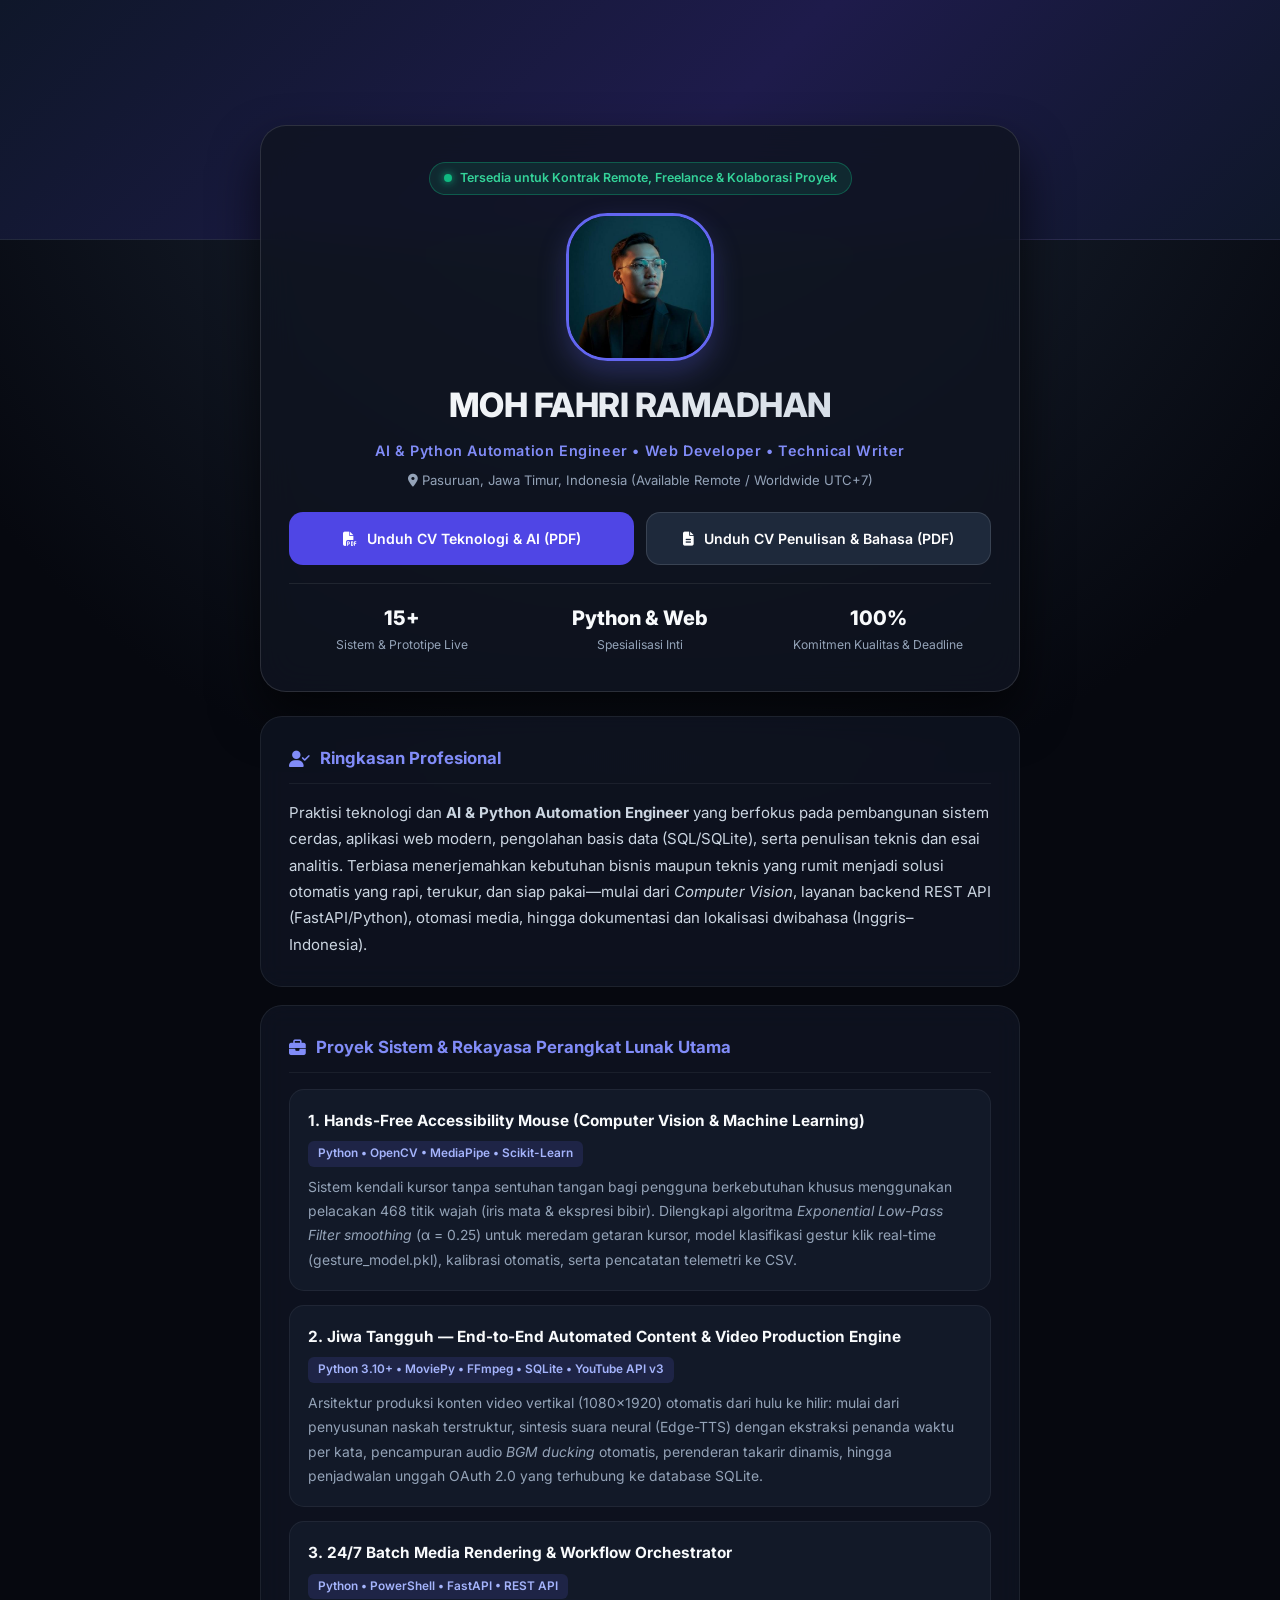
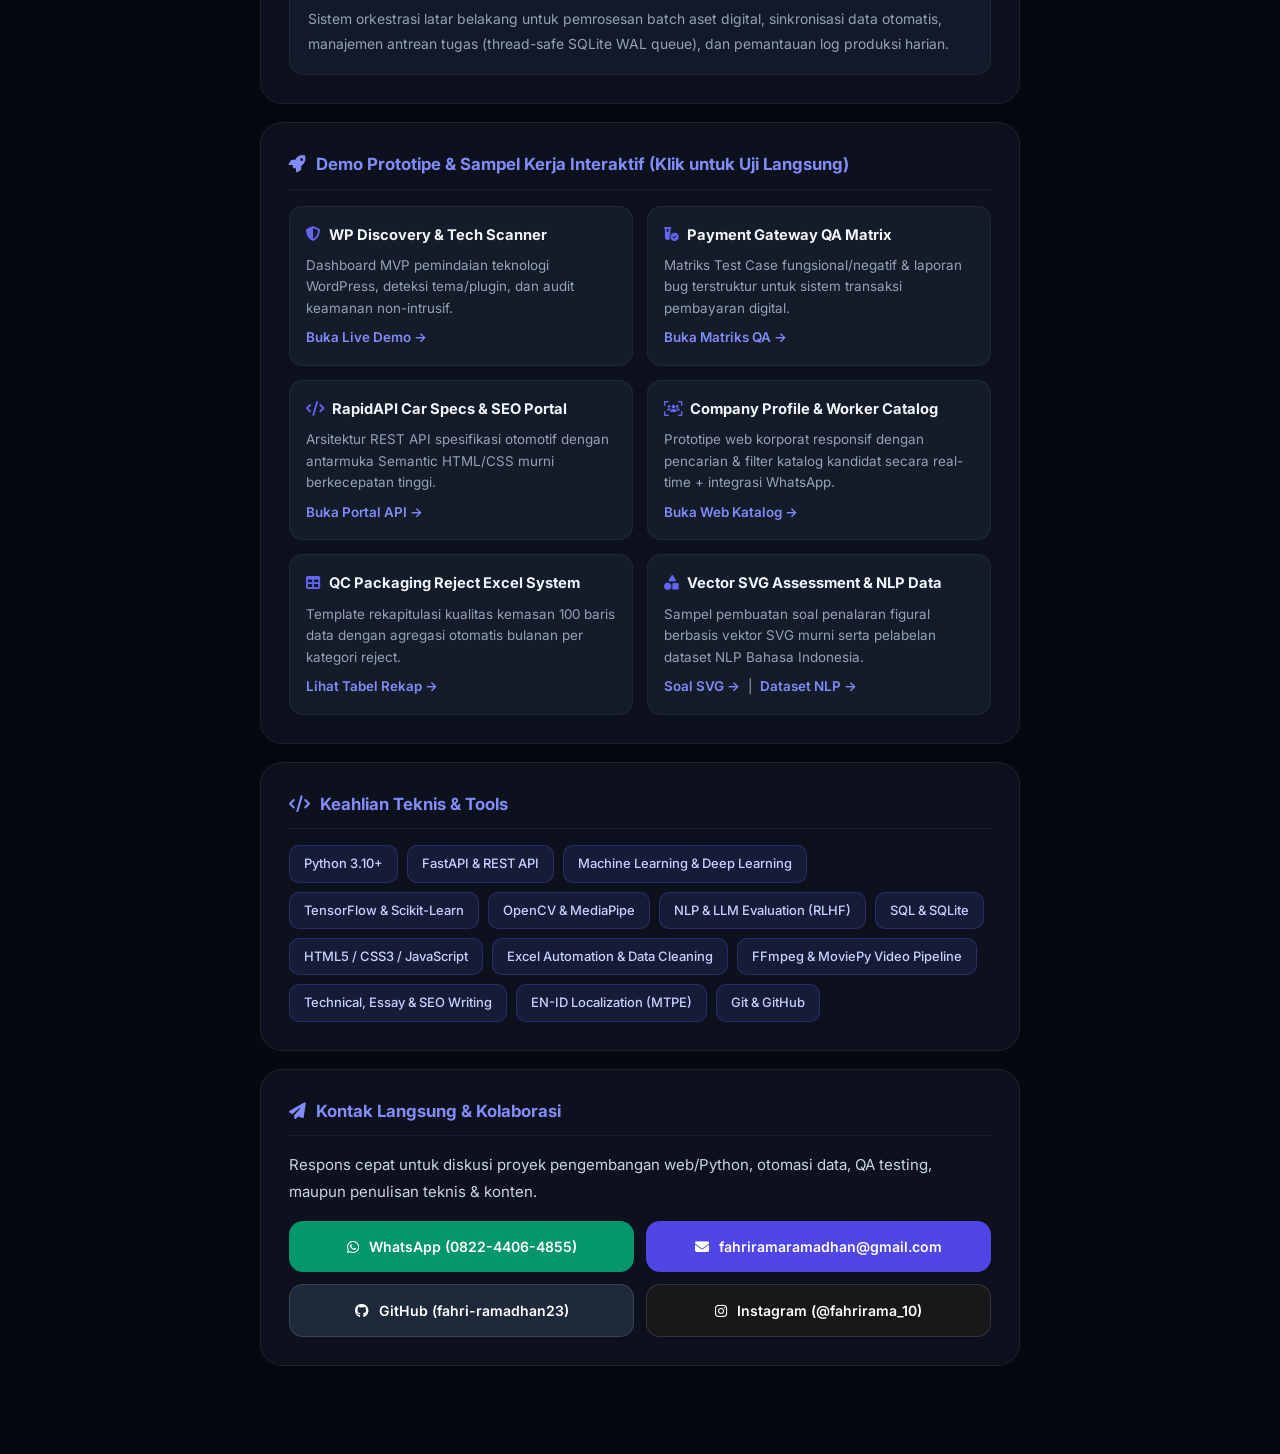
<file: index.html>
<!DOCTYPE html>
<html lang="id">
<head>
    <meta charset="UTF-8">
    <meta name="viewport" content="width=device-width, initial-scale=1.0">
    <title>Moh Fahri Ramadhan | AI & Python Automation Engineer • Web Developer • Technical Writer</title>
    <meta name="description" content="Portofolio Resmi Moh Fahri Ramadhan — AI Engineer, Python Automation Specialist, Full-Stack Web Developer, dan Technical Content Creator.">
    <link rel="stylesheet" href="style.css">
    <link rel="stylesheet" href="https://cdnjs.cloudflare.com/ajax/libs/font-awesome/6.4.0/css/all.min.css">
    <link href="https://fonts.googleapis.com/css2?family=Inter:wght@400;500;600;700;800&display=swap" rel="stylesheet">
</head>
<body>

    <div class="header-banner">
        <div class="banner-overlay"></div>
    </div>

    <div class="container">
        <!-- PROFILE CARD -->
        <div class="profile-card">
            <div class="status-pill"><span class="dot"></span> Tersedia untuk Kontrak Remote, Freelance & Kolaborasi Proyek</div>
            <img src="profile.jpg" alt="Moh Fahri Ramadhan" class="profile-img">
            <h1>MOH FAHRI RAMADHAN</h1>
            <p class="tagline">AI & Python Automation Engineer • Web Developer • Technical Writer</p>
            <p class="location-text"><i class="fas fa-map-marker-alt"></i> Pasuruan, Jawa Timur, Indonesia (Available Remote / Worldwide UTC+7)</p>

            <div class="contact-grid" style="margin: 16px 0 18px 0;">
                <a href="files/CV_Fahri_Ramadhan_Teknologi_dan_AI.pdf" target="_blank" class="contact-btn mail">
                    <i class="fas fa-file-pdf"></i> Unduh CV Teknologi & AI (PDF)
                </a>
                <a href="files/CV_Fahri_Ramadhan_Penulisan_dan_Translator.pdf" target="_blank" class="contact-btn github">
                    <i class="fas fa-file-lines"></i> Unduh CV Penulisan & Bahasa (PDF)
                </a>
            </div>

            <div class="quick-stats">
                <div class="stat-item">
                    <span class="stat-num">15+</span>
                    <span class="stat-label">Sistem & Prototipe Live</span>
                </div>
                <div class="stat-item">
                    <span class="stat-num">Python & Web</span>
                    <span class="stat-label">Spesialisasi Inti</span>
                </div>
                <div class="stat-item">
                    <span class="stat-num">100%</span>
                    <span class="stat-label">Komitmen Kualitas & Deadline</span>
                </div>
            </div>
        </div>

        <!-- TENTANG SAYA -->
        <section class="content-section">
            <h3><i class="fas fa-user-check"></i> Ringkasan Profesional</h3>
            <p>
                Praktisi teknologi dan <strong>AI & Python Automation Engineer</strong> yang berfokus pada pembangunan sistem cerdas, aplikasi web modern, pengolahan basis data (SQL/SQLite), serta penulisan teknis dan esai analitis. Terbiasa menerjemahkan kebutuhan bisnis maupun teknis yang rumit menjadi solusi otomatis yang rapi, terukur, dan siap pakai—mulai dari <em>Computer Vision</em>, layanan backend REST API (FastAPI/Python), otomasi media, hingga dokumentasi dan lokalisasi dwibahasa (Inggris–Indonesia).
            </p>
        </section>

        <!-- PROYEK UNGGULAN NYATA -->
        <section class="content-section">
            <h3><i class="fas fa-briefcase"></i> Proyek Sistem & Rekayasa Perangkat Lunak Utama</h3>

            <div class="project-item">
                <div class="project-header">
                    <h4>1. Hands-Free Accessibility Mouse (Computer Vision & Machine Learning)</h4>
                    <span class="project-tag">Python • OpenCV • MediaPipe • Scikit-Learn</span>
                </div>
                <p>
                    Sistem kendali kursor tanpa sentuhan tangan bagi pengguna berkebutuhan khusus menggunakan pelacakan 468 titik wajah (iris mata & ekspresi bibir). Dilengkapi algoritma <em>Exponential Low-Pass Filter smoothing</em> (&alpha; = 0.25) untuk meredam getaran kursor, model klasifikasi gestur klik real-time (<code>gesture_model.pkl</code>), kalibrasi otomatis, serta pencatatan telemetri ke CSV.
                </p>
            </div>

            <div class="project-item">
                <div class="project-header">
                    <h4>2. Jiwa Tangguh — End-to-End Automated Content & Video Production Engine</h4>
                    <span class="project-tag">Python 3.10+ • MoviePy • FFmpeg • SQLite • YouTube API v3</span>
                </div>
                <p>
                    Arsitektur produksi konten video vertikal (1080x1920) otomatis dari hulu ke hilir: mulai dari penyusunan naskah terstruktur, sintesis suara neural (Edge-TTS) dengan ekstraksi penanda waktu per kata, pencampuran audio <em>BGM ducking</em> otomatis, perenderan takarir dinamis, hingga penjadwalan unggah OAuth 2.0 yang terhubung ke database SQLite.
                </p>
            </div>

            <div class="project-item">
                <div class="project-header">
                    <h4>3. 24/7 Batch Media Rendering & Workflow Orchestrator</h4>
                    <span class="project-tag">Python • PowerShell • FastAPI • REST API</span>
                </div>
                <p>
                    Sistem orkestrasi latar belakang untuk pemrosesan batch aset digital, sinkronisasi data otomatis, manajemen antrean tugas (thread-safe SQLite WAL queue), dan pemantauan log produksi harian.
                </p>
            </div>
        </section>

        <!-- LIVE INTERACTIVE DEMOS -->
        <section class="content-section">
            <h3><i class="fas fa-rocket"></i> Demo Prototipe & Sampel Kerja Interaktif (Klik untuk Uji Langsung)</h3>
            <div class="service-cards">
                <div class="service-card">
                    <h4><i class="fas fa-shield-halved"></i> WP Discovery & Tech Scanner</h4>
                    <p>Dashboard MVP pemindaian teknologi WordPress, deteksi tema/plugin, dan audit keamanan non-intrusif.</p>
                    <p style="margin-top:8px;"><a href="demos/wp_scanner_dashboard.html" target="_blank" style="color:#818cf8;font-weight:600;text-decoration:none;">Buka Live Demo &rarr;</a></p>
                </div>
                <div class="service-card">
                    <h4><i class="fas fa-vial-circle-check"></i> Payment Gateway QA Matrix</h4>
                    <p>Matriks Test Case fungsional/negatif & laporan bug terstruktur untuk sistem transaksi pembayaran digital.</p>
                    <p style="margin-top:8px;"><a href="demos/qa_coolpay_report.html" target="_blank" style="color:#818cf8;font-weight:600;text-decoration:none;">Buka Matriks QA &rarr;</a></p>
                </div>
                <div class="service-card">
                    <h4><i class="fas fa-code"></i> RapidAPI Car Specs & SEO Portal</h4>
                    <p>Arsitektur REST API spesifikasi otomotif dengan antarmuka Semantic HTML/CSS murni berkecepatan tinggi.</p>
                    <p style="margin-top:8px;"><a href="demos/car_spec_api_portal.html" target="_blank" style="color:#818cf8;font-weight:600;text-decoration:none;">Buka Portal API &rarr;</a></p>
                </div>
                <div class="service-card">
                    <h4><i class="fas fa-users-viewfinder"></i> Company Profile & Worker Catalog</h4>
                    <p>Prototipe web korporat responsif dengan pencarian & filter katalog kandidat secara real-time + integrasi WhatsApp.</p>
                    <p style="margin-top:8px;"><a href="demos/pt_permata_kasih_katalog.html" target="_blank" style="color:#818cf8;font-weight:600;text-decoration:none;">Buka Web Katalog &rarr;</a></p>
                </div>
                <div class="service-card">
                    <h4><i class="fas fa-table"></i> QC Packaging Reject Excel System</h4>
                    <p>Template rekapitulasi kualitas kemasan 100 baris data dengan agregasi otomatis bulanan per kategori reject.</p>
                    <p style="margin-top:8px;"><a href="demos/template_reject_packaging_preview.html" target="_blank" style="color:#818cf8;font-weight:600;text-decoration:none;">Lihat Tabel Rekap &rarr;</a></p>
                </div>
                <div class="service-card">
                    <h4><i class="fas fa-shapes"></i> Vector SVG Assessment & NLP Data</h4>
                    <p>Sampel pembuatan soal penalaran figural berbasis vektor SVG murni serta pelabelan dataset NLP Bahasa Indonesia.</p>
                    <p style="margin-top:8px;"><a href="demos/sampel_soal_figural_cpns.html" target="_blank" style="color:#818cf8;font-weight:600;text-decoration:none;">Soal SVG &rarr;</a> &nbsp;|&nbsp; <a href="demos/sampel_anotasi_clickbait.html" target="_blank" style="color:#818cf8;font-weight:600;text-decoration:none;">Dataset NLP &rarr;</a></p>
                </div>
            </div>
        </section>

        <!-- KEAHLIAN TEKNIS -->
        <section class="content-section">
            <h3><i class="fas fa-code"></i> Keahlian Teknis & Tools</h3>
            <div class="skills-grid">
                <span class="skill-badge">Python 3.10+</span>
                <span class="skill-badge">FastAPI & REST API</span>
                <span class="skill-badge">Machine Learning & Deep Learning</span>
                <span class="skill-badge">TensorFlow & Scikit-Learn</span>
                <span class="skill-badge">OpenCV & MediaPipe</span>
                <span class="skill-badge">NLP & LLM Evaluation (RLHF)</span>
                <span class="skill-badge">SQL & SQLite</span>
                <span class="skill-badge">HTML5 / CSS3 / JavaScript</span>
                <span class="skill-badge">Excel Automation & Data Cleaning</span>
                <span class="skill-badge">FFmpeg & MoviePy Video Pipeline</span>
                <span class="skill-badge">Technical, Essay & SEO Writing</span>
                <span class="skill-badge">EN-ID Localization (MTPE)</span>
                <span class="skill-badge">Git & GitHub</span>
            </div>
        </section>

        <!-- HUBUNGI SAYA -->
        <section class="content-section">
            <h3><i class="fas fa-paper-plane"></i> Kontak Langsung & Kolaborasi</h3>
            <p style="margin-bottom: 16px;">Respons cepat untuk diskusi proyek pengembangan web/Python, otomasi data, QA testing, maupun penulisan teknis & konten.</p>
            <div class="contact-grid">
                <a href="https://wa.me/6282244064855" target="_blank" rel="noopener" class="contact-btn wa">
                    <i class="fab fa-whatsapp"></i> WhatsApp (0822-4406-4855)
                </a>
                <a href="https://mail.google.com/mail/?view=cm&fs=1&to=fahriramaramadhan@gmail.com" target="_blank" rel="noopener" class="contact-btn mail">
                    <i class="fas fa-envelope"></i> fahriramaramadhan@gmail.com
                </a>
                <a href="https://github.com/fahri-ramadhan23" target="_blank" rel="noopener" class="contact-btn github">
                    <i class="fab fa-github"></i> GitHub (fahri-ramadhan23)
                </a>
                <a href="https://www.instagram.com/fahrirama_10" target="_blank" rel="noopener" class="contact-btn ig">
                    <i class="fab fa-instagram"></i> Instagram (@fahrirama_10)
                </a>
            </div>
        </section>
    </div>

</body>
</html>
</file>
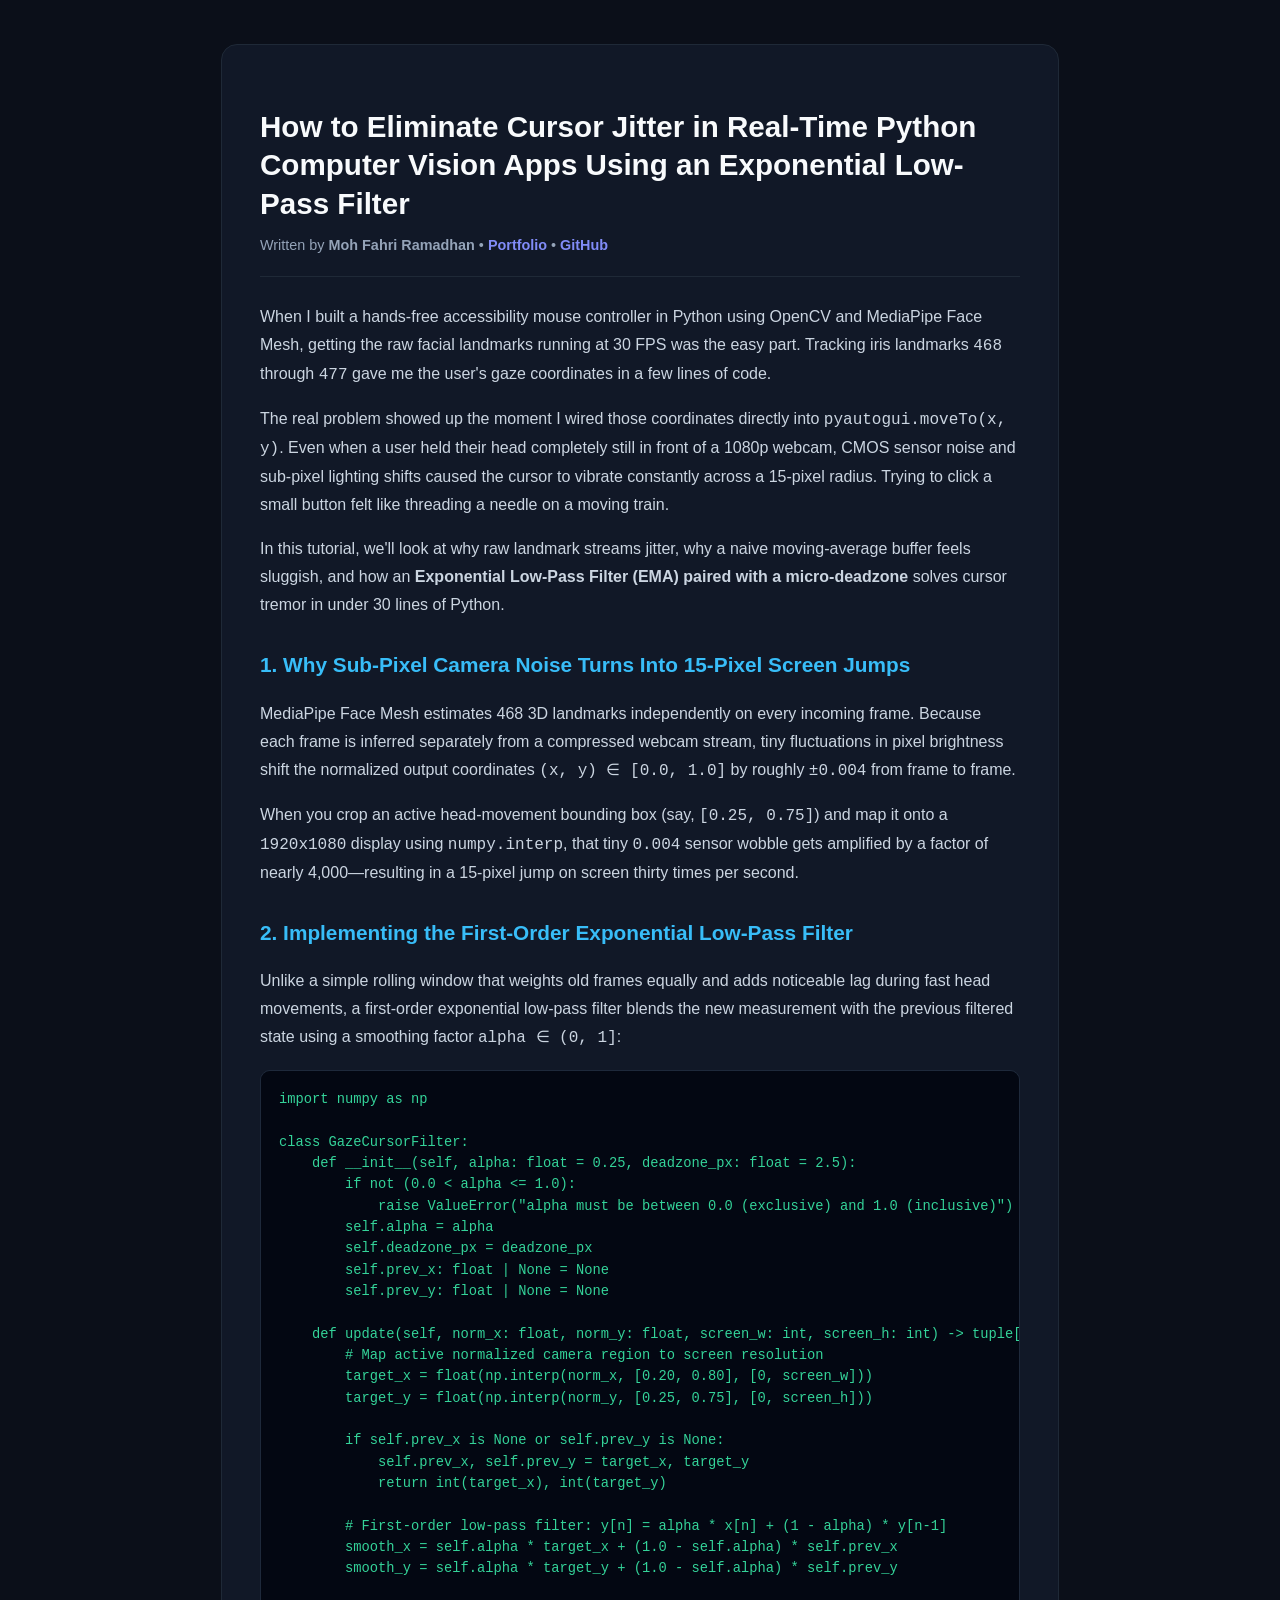
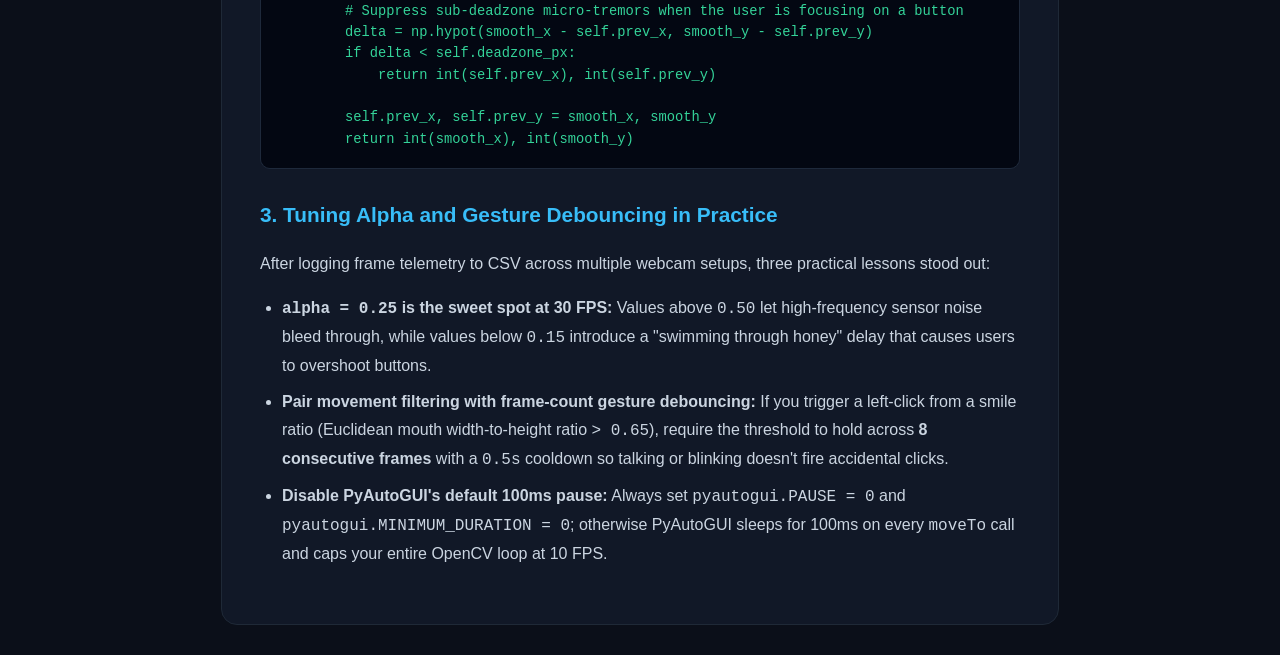
<file: articles/eliminating-cursor-jitter-python-opencv-low-pass-filter.html>
<!DOCTYPE html>
<html lang="en">
<head>
    <meta charset="UTF-8">
    <meta name="viewport" content="width=device-width, initial-scale=1.0">
    <title>How to Eliminate Cursor Jitter in Real-Time Python Computer Vision Apps — Moh Fahri Ramadhan</title>
    <style>
        body { font-family: 'Inter', -apple-system, BlinkMacSystemFont, 'Segoe UI', sans-serif; background: #0b0f19; color: #e2e8f0; line-height: 1.75; padding: 36px 18px; }
        article { max-width: 760px; margin: 0 auto; background: #111827; border: 1px solid #1f2937; padding: 38px; border-radius: 16px; }
        h1 { font-size: 1.85rem; color: #f8fafc; line-height: 1.3; margin-bottom: 10px; }
        .byline { color: #94a3b8; font-size: 0.9rem; margin-bottom: 26px; padding-bottom: 18px; border-bottom: 1px solid #1f2937; }
        .byline a { color: #818cf8; text-decoration: none; font-weight: 600; }
        h2 { font-size: 1.3rem; color: #38bdf8; margin: 28px 0 12px; }
        p { margin-bottom: 16px; color: #cbd5e1; }
        pre { background: #030712; color: #34d399; padding: 18px; border-radius: 10px; overflow-x: auto; font-size: 0.86rem; line-height: 1.55; margin: 18px 0; border: 1px solid #1e293b; }
        code { font-family: 'Consolas', 'Fira Code', monospace; }
        ul { padding-left: 22px; margin-bottom: 18px; color: #cbd5e1; }
        li { margin-bottom: 8px; }
    </style>
</head>
<body>
    <article>
        <h1>How to Eliminate Cursor Jitter in Real-Time Python Computer Vision Apps Using an Exponential Low-Pass Filter</h1>
        <div class="byline">
            Written by <strong>Moh Fahri Ramadhan</strong> &bull; <a href="https://fahri-ramadhan23.github.io/porto-baru/">Portfolio</a> &bull; <a href="https://github.com/fahri-ramadhan23">GitHub</a>
        </div>

        <p>When I built a hands-free accessibility mouse controller in Python using OpenCV and MediaPipe Face Mesh, getting the raw facial landmarks running at 30 FPS was the easy part. Tracking iris landmarks <code>468</code> through <code>477</code> gave me the user's gaze coordinates in a few lines of code.</p>

        <p>The real problem showed up the moment I wired those coordinates directly into <code>pyautogui.moveTo(x, y)</code>. Even when a user held their head completely still in front of a 1080p webcam, CMOS sensor noise and sub-pixel lighting shifts caused the cursor to vibrate constantly across a 15-pixel radius. Trying to click a small button felt like threading a needle on a moving train.</p>

        <p>In this tutorial, we'll look at why raw landmark streams jitter, why a naive moving-average buffer feels sluggish, and how an <strong>Exponential Low-Pass Filter (EMA) paired with a micro-deadzone</strong> solves cursor tremor in under 30 lines of Python.</p>

        <h2>1. Why Sub-Pixel Camera Noise Turns Into 15-Pixel Screen Jumps</h2>
        <p>MediaPipe Face Mesh estimates 468 3D landmarks independently on every incoming frame. Because each frame is inferred separately from a compressed webcam stream, tiny fluctuations in pixel brightness shift the normalized output coordinates <code>(x, y) &in; [0.0, 1.0]</code> by roughly <code>&plusmn;0.004</code> from frame to frame.</p>

        <p>When you crop an active head-movement bounding box (say, <code>[0.25, 0.75]</code>) and map it onto a <code>1920x1080</code> display using <code>numpy.interp</code>, that tiny <code>0.004</code> sensor wobble gets amplified by a factor of nearly 4,000—resulting in a 15-pixel jump on screen thirty times per second.</p>

        <h2>2. Implementing the First-Order Exponential Low-Pass Filter</h2>
        <p>Unlike a simple rolling window that weights old frames equally and adds noticeable lag during fast head movements, a first-order exponential low-pass filter blends the new measurement with the previous filtered state using a smoothing factor <code>alpha &in; (0, 1]</code>:</p>

<pre><code>import numpy as np

class GazeCursorFilter:
    def __init__(self, alpha: float = 0.25, deadzone_px: float = 2.5):
        if not (0.0 &lt; alpha &lt;= 1.0):
            raise ValueError("alpha must be between 0.0 (exclusive) and 1.0 (inclusive)")
        self.alpha = alpha
        self.deadzone_px = deadzone_px
        self.prev_x: float | None = None
        self.prev_y: float | None = None

    def update(self, norm_x: float, norm_y: float, screen_w: int, screen_h: int) -&gt; tuple[int, int]:
        # Map active normalized camera region to screen resolution
        target_x = float(np.interp(norm_x, [0.20, 0.80], [0, screen_w]))
        target_y = float(np.interp(norm_y, [0.25, 0.75], [0, screen_h]))

        if self.prev_x is None or self.prev_y is None:
            self.prev_x, self.prev_y = target_x, target_y
            return int(target_x), int(target_y)

        # First-order low-pass filter: y[n] = alpha * x[n] + (1 - alpha) * y[n-1]
        smooth_x = self.alpha * target_x + (1.0 - self.alpha) * self.prev_x
        smooth_y = self.alpha * target_y + (1.0 - self.alpha) * self.prev_y

        # Suppress sub-deadzone micro-tremors when the user is focusing on a button
        delta = np.hypot(smooth_x - self.prev_x, smooth_y - self.prev_y)
        if delta &lt; self.deadzone_px:
            return int(self.prev_x), int(self.prev_y)

        self.prev_x, self.prev_y = smooth_x, smooth_y
        return int(smooth_x), int(smooth_y)</code></pre>

        <h2>3. Tuning Alpha and Gesture Debouncing in Practice</h2>
        <p>After logging frame telemetry to CSV across multiple webcam setups, three practical lessons stood out:</p>
        <ul>
            <li><strong><code>alpha = 0.25</code> is the sweet spot at 30 FPS:</strong> Values above <code>0.50</code> let high-frequency sensor noise bleed through, while values below <code>0.15</code> introduce a "swimming through honey" delay that causes users to overshoot buttons.</li>
            <li><strong>Pair movement filtering with frame-count gesture debouncing:</strong> If you trigger a left-click from a smile ratio (Euclidean mouth width-to-height ratio <code>&gt; 0.65</code>), require the threshold to hold across <strong>8 consecutive frames</strong> with a <code>0.5s</code> cooldown so talking or blinking doesn't fire accidental clicks.</li>
            <li><strong>Disable PyAutoGUI's default 100ms pause:</strong> Always set <code>pyautogui.PAUSE = 0</code> and <code>pyautogui.MINIMUM_DURATION = 0</code>; otherwise PyAutoGUI sleeps for 100ms on every <code>moveTo</code> call and caps your entire OpenCV loop at 10 FPS.</li>
        </ul>
    </article>
</body>
</html>
</file>
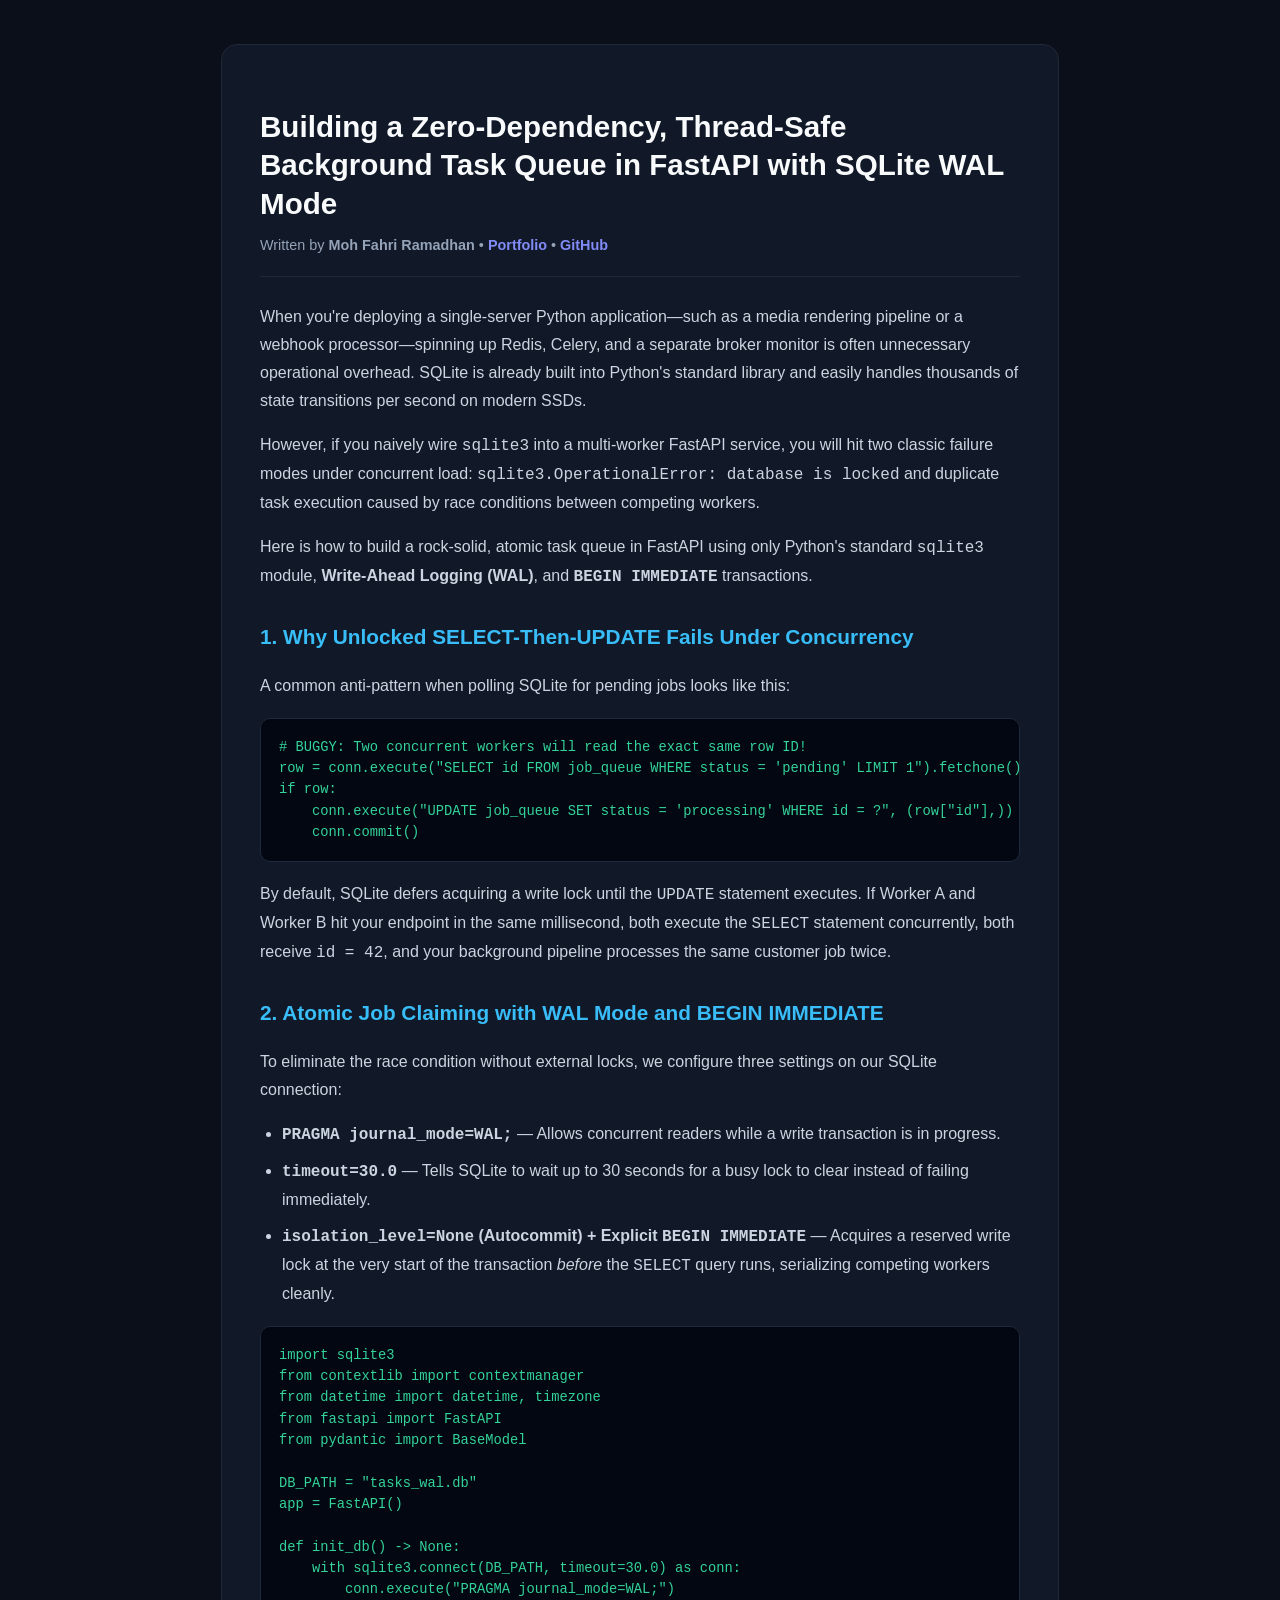
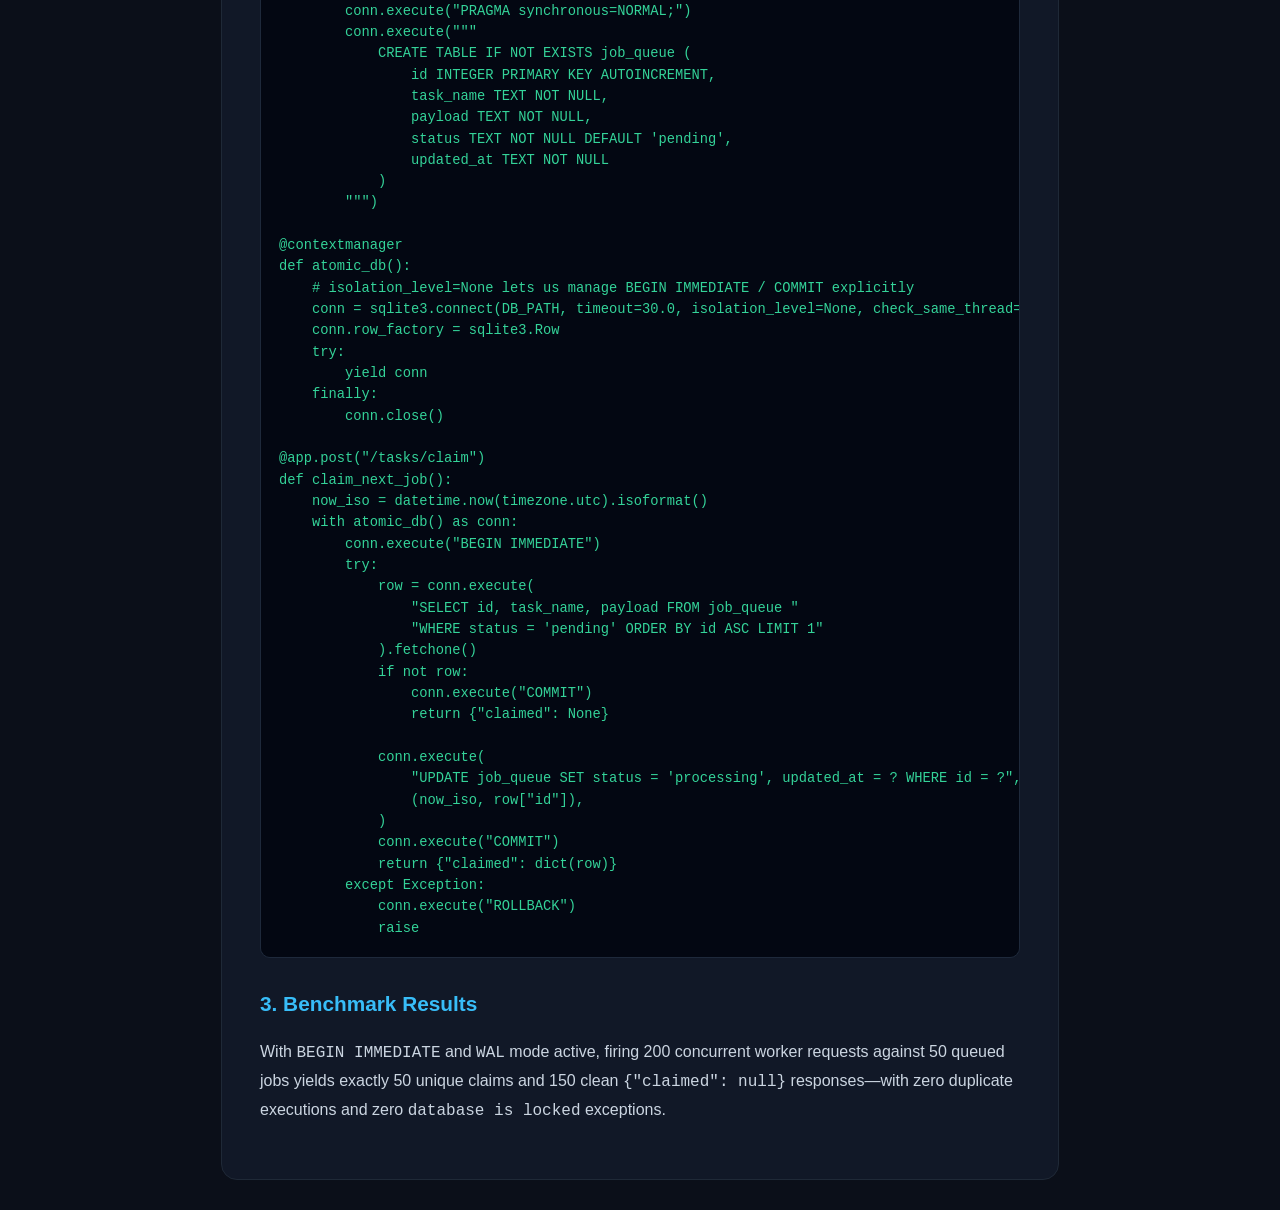
<file: articles/thread-safe-sqlite-task-queue-fastapi-wal.html>
<!DOCTYPE html>
<html lang="en">
<head>
    <meta charset="UTF-8">
    <meta name="viewport" content="width=device-width, initial-scale=1.0">
    <title>Building a Zero-Dependency, Thread-Safe Task Queue in FastAPI with SQLite WAL — Moh Fahri Ramadhan</title>
    <style>
        body { font-family: 'Inter', -apple-system, BlinkMacSystemFont, 'Segoe UI', sans-serif; background: #0b0f19; color: #e2e8f0; line-height: 1.75; padding: 36px 18px; }
        article { max-width: 760px; margin: 0 auto; background: #111827; border: 1px solid #1f2937; padding: 38px; border-radius: 16px; }
        h1 { font-size: 1.85rem; color: #f8fafc; line-height: 1.3; margin-bottom: 10px; }
        .byline { color: #94a3b8; font-size: 0.9rem; margin-bottom: 26px; padding-bottom: 18px; border-bottom: 1px solid #1f2937; }
        .byline a { color: #818cf8; text-decoration: none; font-weight: 600; }
        h2 { font-size: 1.3rem; color: #38bdf8; margin: 28px 0 12px; }
        p { margin-bottom: 16px; color: #cbd5e1; }
        pre { background: #030712; color: #34d399; padding: 18px; border-radius: 10px; overflow-x: auto; font-size: 0.86rem; line-height: 1.55; margin: 18px 0; border: 1px solid #1e293b; }
        code { font-family: 'Consolas', 'Fira Code', monospace; }
        ul { padding-left: 22px; margin-bottom: 18px; color: #cbd5e1; }
        li { margin-bottom: 8px; }
    </style>
</head>
<body>
    <article>
        <h1>Building a Zero-Dependency, Thread-Safe Background Task Queue in FastAPI with SQLite WAL Mode</h1>
        <div class="byline">
            Written by <strong>Moh Fahri Ramadhan</strong> &bull; <a href="https://fahri-ramadhan23.github.io/porto-baru/">Portfolio</a> &bull; <a href="https://github.com/fahri-ramadhan23">GitHub</a>
        </div>

        <p>When you're deploying a single-server Python application—such as a media rendering pipeline or a webhook processor—spinning up Redis, Celery, and a separate broker monitor is often unnecessary operational overhead. SQLite is already built into Python's standard library and easily handles thousands of state transitions per second on modern SSDs.</p>

        <p>However, if you naively wire <code>sqlite3</code> into a multi-worker FastAPI service, you will hit two classic failure modes under concurrent load: <code>sqlite3.OperationalError: database is locked</code> and duplicate task execution caused by race conditions between competing workers.</p>

        <p>Here is how to build a rock-solid, atomic task queue in FastAPI using only Python's standard <code>sqlite3</code> module, <strong>Write-Ahead Logging (WAL)</strong>, and <strong><code>BEGIN IMMEDIATE</code></strong> transactions.</p>

        <h2>1. Why Unlocked SELECT-Then-UPDATE Fails Under Concurrency</h2>
        <p>A common anti-pattern when polling SQLite for pending jobs looks like this:</p>
<pre><code># BUGGY: Two concurrent workers will read the exact same row ID!
row = conn.execute("SELECT id FROM job_queue WHERE status = 'pending' LIMIT 1").fetchone()
if row:
    conn.execute("UPDATE job_queue SET status = 'processing' WHERE id = ?", (row["id"],))
    conn.commit()</code></pre>
        <p>By default, SQLite defers acquiring a write lock until the <code>UPDATE</code> statement executes. If Worker A and Worker B hit your endpoint in the same millisecond, both execute the <code>SELECT</code> statement concurrently, both receive <code>id = 42</code>, and your background pipeline processes the same customer job twice.</p>

        <h2>2. Atomic Job Claiming with WAL Mode and BEGIN IMMEDIATE</h2>
        <p>To eliminate the race condition without external locks, we configure three settings on our SQLite connection:</p>
        <ul>
            <li><strong><code>PRAGMA journal_mode=WAL;</code></strong> — Allows concurrent readers while a write transaction is in progress.</li>
            <li><strong><code>timeout=30.0</code></strong> — Tells SQLite to wait up to 30 seconds for a busy lock to clear instead of failing immediately.</li>
            <li><strong><code>isolation_level=None</code> (Autocommit) + Explicit <code>BEGIN IMMEDIATE</code></strong> — Acquires a reserved write lock at the very start of the transaction <em>before</em> the <code>SELECT</code> query runs, serializing competing workers cleanly.</li>
        </ul>

<pre><code>import sqlite3
from contextlib import contextmanager
from datetime import datetime, timezone
from fastapi import FastAPI
from pydantic import BaseModel

DB_PATH = "tasks_wal.db"
app = FastAPI()

def init_db() -&gt; None:
    with sqlite3.connect(DB_PATH, timeout=30.0) as conn:
        conn.execute("PRAGMA journal_mode=WAL;")
        conn.execute("PRAGMA synchronous=NORMAL;")
        conn.execute("""
            CREATE TABLE IF NOT EXISTS job_queue (
                id INTEGER PRIMARY KEY AUTOINCREMENT,
                task_name TEXT NOT NULL,
                payload TEXT NOT NULL,
                status TEXT NOT NULL DEFAULT 'pending',
                updated_at TEXT NOT NULL
            )
        """)

@contextmanager
def atomic_db():
    # isolation_level=None lets us manage BEGIN IMMEDIATE / COMMIT explicitly
    conn = sqlite3.connect(DB_PATH, timeout=30.0, isolation_level=None, check_same_thread=False)
    conn.row_factory = sqlite3.Row
    try:
        yield conn
    finally:
        conn.close()

@app.post("/tasks/claim")
def claim_next_job():
    now_iso = datetime.now(timezone.utc).isoformat()
    with atomic_db() as conn:
        conn.execute("BEGIN IMMEDIATE")
        try:
            row = conn.execute(
                "SELECT id, task_name, payload FROM job_queue "
                "WHERE status = 'pending' ORDER BY id ASC LIMIT 1"
            ).fetchone()
            if not row:
                conn.execute("COMMIT")
                return {"claimed": None}

            conn.execute(
                "UPDATE job_queue SET status = 'processing', updated_at = ? WHERE id = ?",
                (now_iso, row["id"]),
            )
            conn.execute("COMMIT")
            return {"claimed": dict(row)}
        except Exception:
            conn.execute("ROLLBACK")
            raise</code></pre>

        <h2>3. Benchmark Results</h2>
        <p>With <code>BEGIN IMMEDIATE</code> and <code>WAL</code> mode active, firing 200 concurrent worker requests against 50 queued jobs yields exactly 50 unique claims and 150 clean <code>{"claimed": null}</code> responses—with zero duplicate executions and zero <code>database is locked</code> exceptions.</p>
    </article>
</body>
</html>
</file>
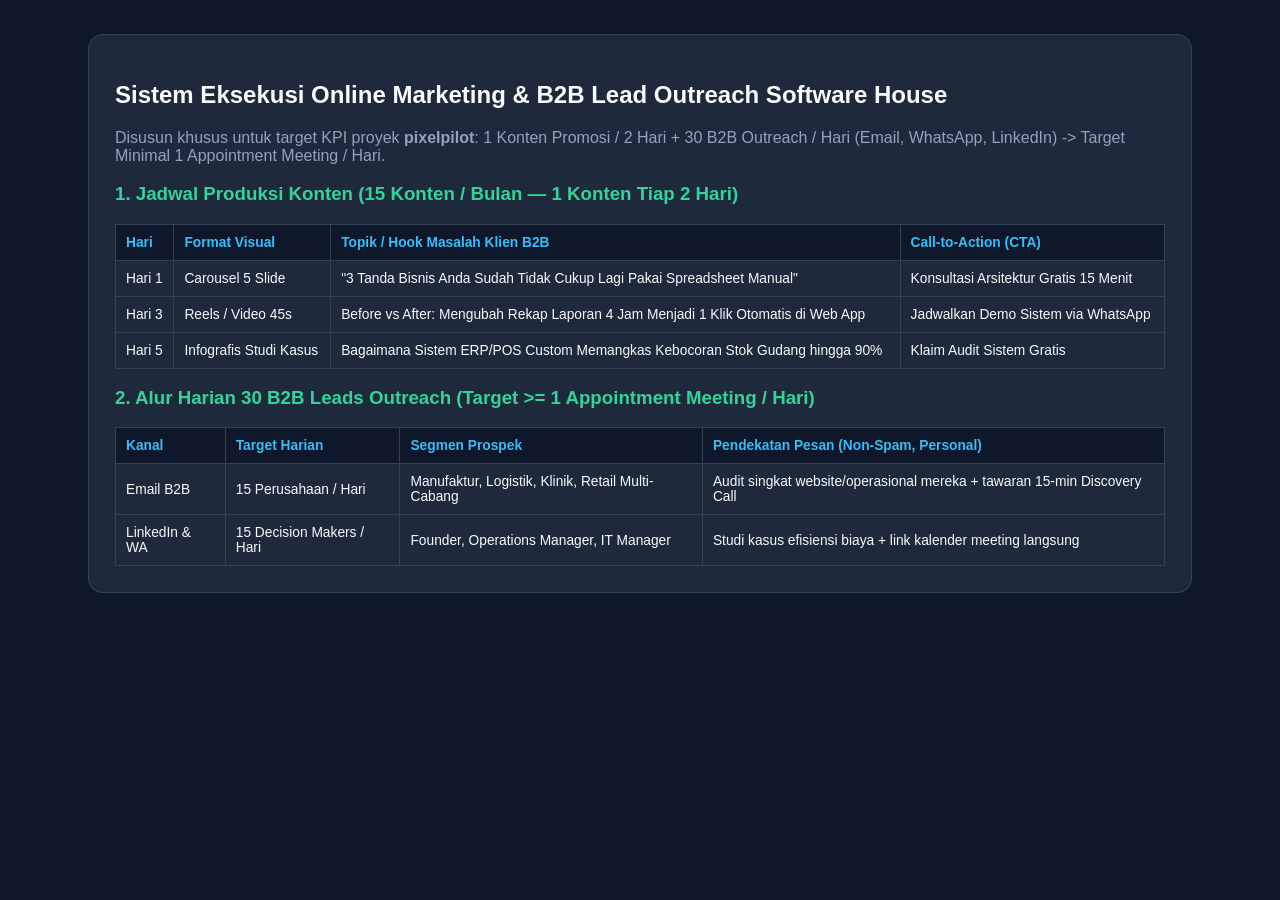
<file: demos/b2b_software_house_marketing_kit.html>
<!DOCTYPE html>
<html lang="id">
<head>
    <meta charset="UTF-8">
    <title>B2B Software House Marketing & 30-Leads/Day Outreach System — Moh Fahri Ramadhan</title>
    <style>
        body { font-family: 'Segoe UI', sans-serif; background: #0f172a; color: #f8fafc; padding: 26px; }
        .wrap { max-width: 1050px; margin: 0 auto; background: #1e293b; padding: 26px; border-radius: 14px; border: 1px solid #334155; }
        table { width: 100%; border-collapse: collapse; margin-top: 12px; font-size: 0.86rem; }
        th, td { border: 1px solid #334155; padding: 10px; text-align: left; }
        th { background: #0f172a; color: #38bdf8; }
    </style>
</head>
<body>
    <div class="wrap">
        <h2>Sistem Eksekusi Online Marketing & B2B Lead Outreach Software House</h2>
        <p style="color:#94a3b8;margin-top:4px;">Disusun khusus untuk target KPI proyek <strong>pixelpilot</strong>: 1 Konten Promosi / 2 Hari + 30 B2B Outreach / Hari (Email, WhatsApp, LinkedIn) -> Target Minimal 1 Appointment Meeting / Hari.</p>

        <h3 style="margin-top:18px;color:#34d399;">1. Jadwal Produksi Konten (15 Konten / Bulan — 1 Konten Tiap 2 Hari)</h3>
        <table>
            <thead><tr><th>Hari</th><th>Format Visual</th><th>Topik / Hook Masalah Klien B2B</th><th>Call-to-Action (CTA)</th></tr></thead>
            <tbody>
                <tr><td>Hari 1</td><td>Carousel 5 Slide</td><td>"3 Tanda Bisnis Anda Sudah Tidak Cukup Lagi Pakai Spreadsheet Manual"</td><td>Konsultasi Arsitektur Gratis 15 Menit</td></tr>
                <tr><td>Hari 3</td><td>Reels / Video 45s</td><td>Before vs After: Mengubah Rekap Laporan 4 Jam Menjadi 1 Klik Otomatis di Web App</td><td>Jadwalkan Demo Sistem via WhatsApp</td></tr>
                <tr><td>Hari 5</td><td>Infografis Studi Kasus</td><td>Bagaimana Sistem ERP/POS Custom Memangkas Kebocoran Stok Gudang hingga 90%</td><td>Klaim Audit Sistem Gratis</td></tr>
            </tbody>
        </table>

        <h3 style="margin-top:18px;color:#34d399;">2. Alur Harian 30 B2B Leads Outreach (Target >= 1 Appointment Meeting / Hari)</h3>
        <table>
            <thead><tr><th>Kanal</th><th>Target Harian</th><th>Segmen Prospek</th><th>Pendekatan Pesan (Non-Spam, Personal)</th></tr></thead>
            <tbody>
                <tr><td>Email B2B</td><td>15 Perusahaan / Hari</td><td>Manufaktur, Logistik, Klinik, Retail Multi-Cabang</td><td>Audit singkat website/operasional mereka + tawaran 15-min Discovery Call</td></tr>
                <tr><td>LinkedIn & WA</td><td>15 Decision Makers / Hari</td><td>Founder, Operations Manager, IT Manager</td><td>Studi kasus efisiensi biaya + link kalender meeting langsung</td></tr>
            </tbody>
        </table>
    </div>
</body>
</html>
</file>
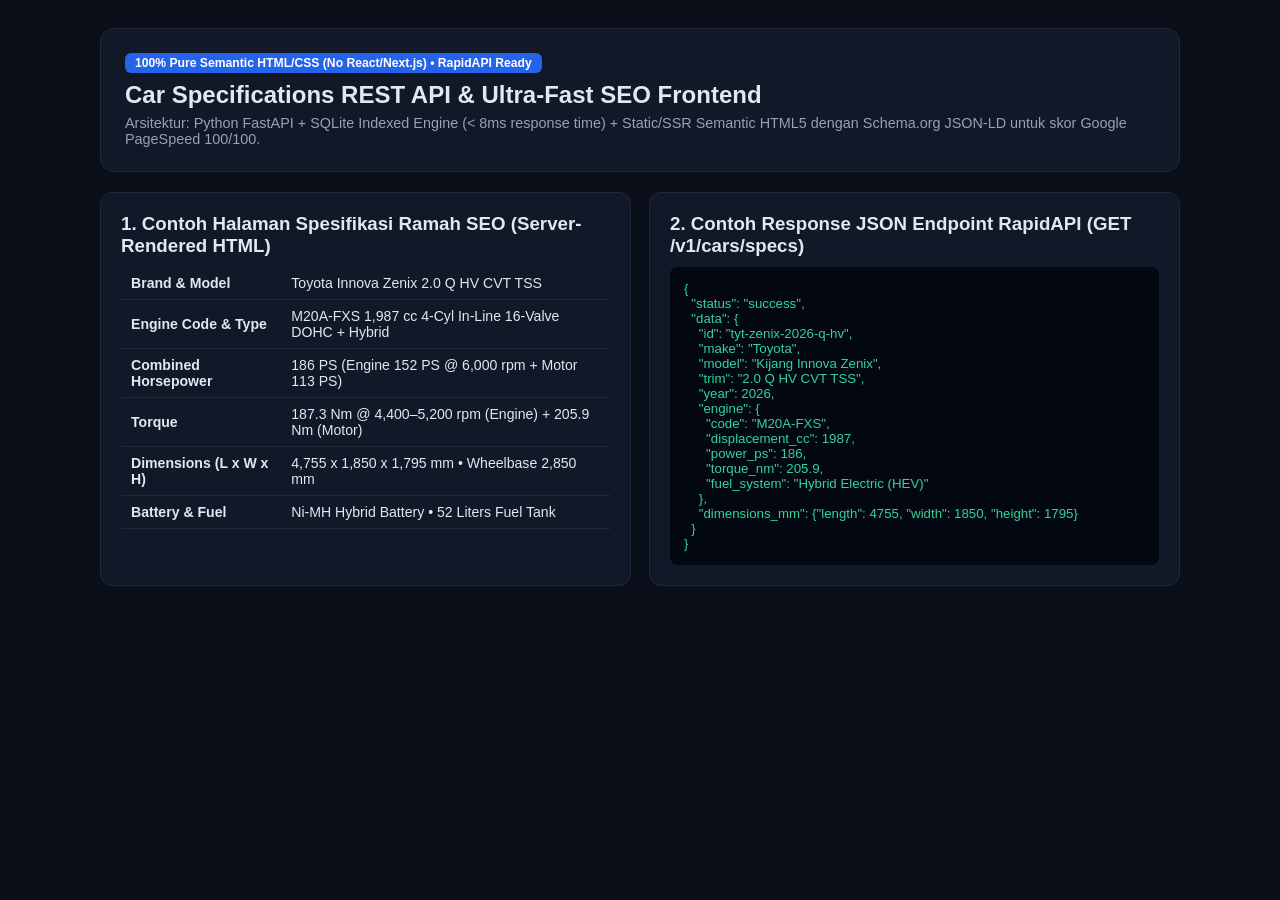
<file: demos/car_spec_api_portal.html>
<!DOCTYPE html>
<html lang="id">
<head>
    <meta charset="UTF-8">
    <meta name="viewport" content="width=device-width, initial-scale=1.0">
    <title>AutoSpecsAPI — Lightweight SEO Car Specifications Portal & RapidAPI Backend Demo</title>
    <style>
        * { box-sizing: border-box; margin: 0; padding: 0; font-family: 'Segoe UI', Inter, sans-serif; }
        body { background: #0b0f19; color: #e2e8f0; padding: 28px; }
        .wrap { max-width: 1080px; margin: 0 auto; }
        .hero { background: #111827; border: 1px solid #1f2937; padding: 24px; border-radius: 14px; margin-bottom: 20px; }
        .grid { display: grid; grid-template-columns: 1fr 1fr; gap: 18px; }
        .card { background: #111827; border: 1px solid #1f2937; padding: 20px; border-radius: 12px; }
        pre { background: #030712; color: #34d399; padding: 14px; border-radius: 8px; overflow-x: auto; font-size: 0.83rem; margin-top: 10px; }
        table { width: 100%; border-collapse: collapse; margin-top: 10px; font-size: 0.88rem; }
        th, td { padding: 8px 10px; border-bottom: 1px solid #1f2937; text-align: left; }
        .pill { background: #2563eb; color: #fff; padding: 3px 10px; border-radius: 6px; font-size: 0.76rem; font-weight: 700; }
    </style>
</head>
<body>
    <div class="wrap">
        <div class="hero">
            <span class="pill">100% Pure Semantic HTML/CSS (No React/Next.js) • RapidAPI Ready</span>
            <h1 style="margin-top:10px;font-size:1.5rem;">Car Specifications REST API & Ultra-Fast SEO Frontend</h1>
            <p style="color:#94a3b8;font-size:0.9rem;margin-top:6px;">Arsitektur: Python FastAPI + SQLite Indexed Engine (< 8ms response time) + Static/SSR Semantic HTML5 dengan Schema.org JSON-LD untuk skor Google PageSpeed 100/100.</p>
        </div>
        <div class="grid">
            <div class="card">
                <h3>1. Contoh Halaman Spesifikasi Ramah SEO (Server-Rendered HTML)</h3>
                <table>
                    <tr><th>Brand & Model</th><td>Toyota Innova Zenix 2.0 Q HV CVT TSS</td></tr>
                    <tr><th>Engine Code & Type</th><td>M20A-FXS 1,987 cc 4-Cyl In-Line 16-Valve DOHC + Hybrid</td></tr>
                    <tr><th>Combined Horsepower</th><td>186 PS (Engine 152 PS @ 6,000 rpm + Motor 113 PS)</td></tr>
                    <tr><th>Torque</th><td>187.3 Nm @ 4,400–5,200 rpm (Engine) + 205.9 Nm (Motor)</td></tr>
                    <tr><th>Dimensions (L x W x H)</th><td>4,755 x 1,850 x 1,795 mm • Wheelbase 2,850 mm</td></tr>
                    <tr><th>Battery & Fuel</th><td>Ni-MH Hybrid Battery • 52 Liters Fuel Tank</td></tr>
                </table>
            </div>
            <div class="card">
                <h3>2. Contoh Response JSON Endpoint RapidAPI (<code>GET /v1/cars/specs</code>)</h3>
                <pre>{
  "status": "success",
  "data": {
    "id": "tyt-zenix-2026-q-hv",
    "make": "Toyota",
    "model": "Kijang Innova Zenix",
    "trim": "2.0 Q HV CVT TSS",
    "year": 2026,
    "engine": {
      "code": "M20A-FXS",
      "displacement_cc": 1987,
      "power_ps": 186,
      "torque_nm": 205.9,
      "fuel_system": "Hybrid Electric (HEV)"
    },
    "dimensions_mm": {"length": 4755, "width": 1850, "height": 1795}
  }
}</pre>
            </div>
        </div>
    </div>
</body>
</html>
</file>
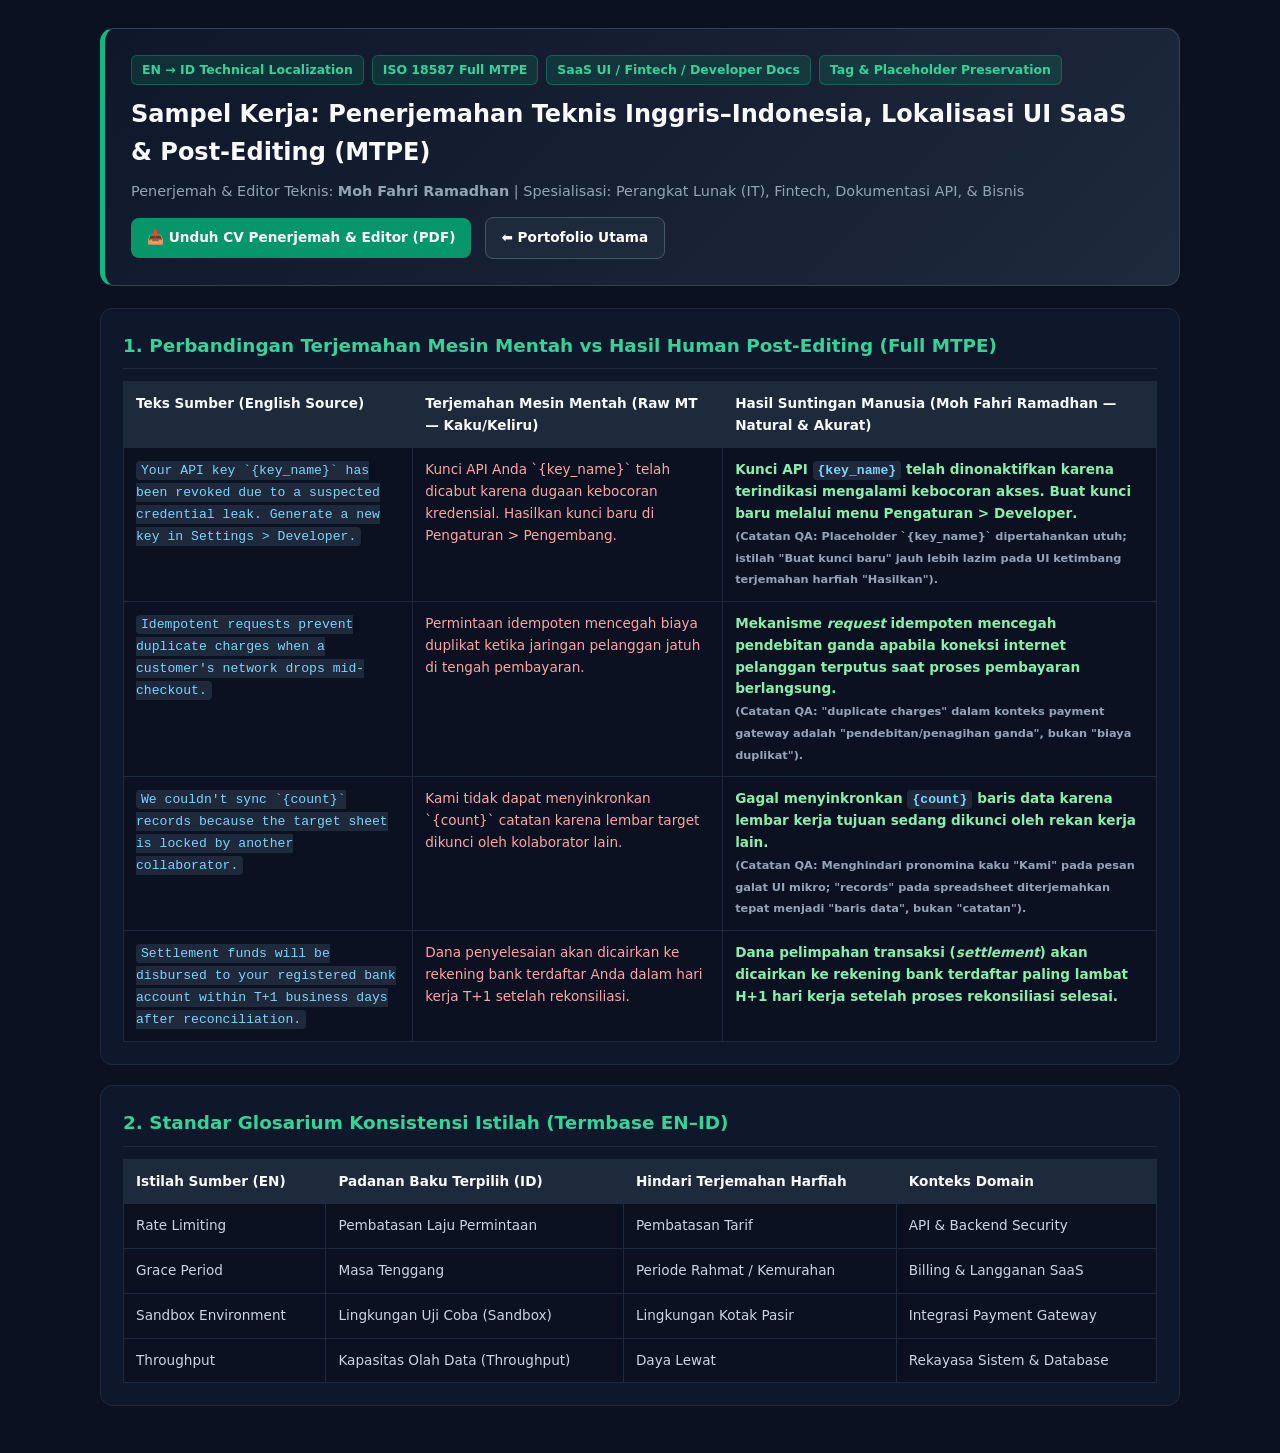
<file: demos/lokalisasi_mtpe_en_id_sample.html>
<!DOCTYPE html>
<html lang="id">
<head>
    <meta charset="UTF-8">
    <meta name="viewport" content="width=device-width, initial-scale=1.0">
    <title>Portofolio Terjemahan Teknis EN–ID, Lokalisasi SaaS &amp; MTPE — Moh Fahri Ramadhan</title>
    <style>
        * { box-sizing: border-box; margin: 0; padding: 0; font-family: 'Inter', 'Segoe UI', system-ui, sans-serif; }
        body { background: #0b1120; color: #e2e8f0; line-height: 1.6; padding: 28px 18px; }
        .wrap { max-width: 1080px; margin: 0 auto; }
        .hero {
            background: linear-gradient(135deg, #0f172a 0%, #1e293b 100%);
            border: 1px solid #334155; border-left: 5px solid #10b981;
            border-radius: 14px; padding: 26px; margin-bottom: 22px;
        }
        .badges { display: flex; flex-wrap: wrap; gap: 8px; margin-bottom: 10px; }
        .badge { background: rgba(16,185,129,0.15); color: #34d399; border: 1px solid rgba(16,185,129,0.35); font-size: 0.78rem; font-weight: 700; padding: 4px 10px; border-radius: 6px; }
        .hero h1 { font-size: 1.5rem; color: #f8fafc; margin-bottom: 8px; }
        .meta { color: #94a3b8; font-size: 0.9rem; margin-bottom: 14px; }
        .btn { display: inline-block; background: #059669; color: #fff; text-decoration: none; font-weight: 700; font-size: 0.85rem; padding: 9px 16px; border-radius: 8px; margin-right: 8px; }
        .btn-sec { background: #1e293b; border: 1px solid #475569; }
        .section { background: #0f172a; border: 1px solid #1e293b; border-radius: 12px; padding: 22px; margin-bottom: 20px; }
        .section h2 { font-size: 1.15rem; color: #34d399; margin-bottom: 12px; padding-bottom: 8px; border-bottom: 1px solid #1e293b; }
        table { width: 100%; border-collapse: collapse; font-size: 0.85rem; margin-top: 10px; }
        th, td { border: 1px solid #1e293b; padding: 11px 12px; text-align: left; vertical-align: top; }
        th { background: #1e293b; color: #f8fafc; }
        td { background: #0b1120; color: #cbd5e1; }
        .bad { color: #fca5a5; }
        .good { color: #86efac; font-weight: 600; }
        code { background: #1e293b; padding: 2px 5px; border-radius: 4px; color: #7dd3fc; font-family: Consolas, monospace; font-size: 0.82rem; }
    </style>
</head>
<body>
<div class="wrap">
    <div class="hero">
        <div class="badges">
            <span class="badge">EN &rarr; ID Technical Localization</span>
            <span class="badge">ISO 18587 Full MTPE</span>
            <span class="badge">SaaS UI / Fintech / Developer Docs</span>
            <span class="badge">Tag &amp; Placeholder Preservation</span>
        </div>
        <h1>Sampel Kerja: Penerjemahan Teknis Inggris–Indonesia, Lokalisasi UI SaaS &amp; Post-Editing (MTPE)</h1>
        <div class="meta">Penerjemah &amp; Editor Teknis: <strong>Moh Fahri Ramadhan</strong> | Spesialisasi: Perangkat Lunak (IT), Fintech, Dokumentasi API, &amp; Bisnis</div>
        <a href="../files/CV_Fahri_Ramadhan_Penulisan_dan_Translator.pdf" class="btn">📥 Unduh CV Penerjemah &amp; Editor (PDF)</a>
        <a href="../index.html" class="btn btn-sec">⬅ Portofolio Utama</a>
    </div>

    <div class="section">
        <h2>1. Perbandingan Terjemahan Mesin Mentah vs Hasil Human Post-Editing (Full MTPE)</h2>
        <table>
            <thead>
                <tr>
                    <th style="width:28%">Teks Sumber (English Source)</th>
                    <th style="width:30%">Terjemahan Mesin Mentah (Raw MT — Kaku/Keliru)</th>
                    <th style="width:42%">Hasil Suntingan Manusia (Moh Fahri Ramadhan — Natural &amp; Akurat)</th>
                </tr>
            </thead>
            <tbody>
                <tr>
                    <td><code>Your API key `{key_name}` has been revoked due to a suspected credential leak. Generate a new key in Settings &gt; Developer.</code></td>
                    <td class="bad">Kunci API Anda `{key_name}` telah dicabut karena dugaan kebocoran kredensial. Hasilkan kunci baru di Pengaturan &gt; Pengembang.</td>
                    <td class="good">Kunci API <code>{key_name}</code> telah dinonaktifkan karena terindikasi mengalami kebocoran akses. Buat kunci baru melalui menu <strong>Pengaturan &gt; Developer</strong>.<br><small style="color:#94a3b8">(Catatan QA: Placeholder `{key_name}` dipertahankan utuh; istilah "Buat kunci baru" jauh lebih lazim pada UI ketimbang terjemahan harfiah "Hasilkan").</small></td>
                </tr>
                <tr>
                    <td><code>Idempotent requests prevent duplicate charges when a customer's network drops mid-checkout.</code></td>
                    <td class="bad">Permintaan idempoten mencegah biaya duplikat ketika jaringan pelanggan jatuh di tengah pembayaran.</td>
                    <td class="good">Mekanisme <em>request</em> idempoten mencegah pendebitan ganda apabila koneksi internet pelanggan terputus saat proses pembayaran berlangsung.<br><small style="color:#94a3b8">(Catatan QA: "duplicate charges" dalam konteks payment gateway adalah "pendebitan/penagihan ganda", bukan "biaya duplikat").</small></td>
                </tr>
                <tr>
                    <td><code>We couldn't sync `{count}` records because the target sheet is locked by another collaborator.</code></td>
                    <td class="bad">Kami tidak dapat menyinkronkan `{count}` catatan karena lembar target dikunci oleh kolaborator lain.</td>
                    <td class="good">Gagal menyinkronkan <code>{count}</code> baris data karena lembar kerja tujuan sedang dikunci oleh rekan kerja lain.<br><small style="color:#94a3b8">(Catatan QA: Menghindari pronomina kaku "Kami" pada pesan galat UI mikro; "records" pada spreadsheet diterjemahkan tepat menjadi "baris data", bukan "catatan").</small></td>
                </tr>
                <tr>
                    <td><code>Settlement funds will be disbursed to your registered bank account within T+1 business days after reconciliation.</code></td>
                    <td class="bad">Dana penyelesaian akan dicairkan ke rekening bank terdaftar Anda dalam hari kerja T+1 setelah rekonsiliasi.</td>
                    <td class="good">Dana pelimpahan transaksi (<em>settlement</em>) akan dicairkan ke rekening bank terdaftar paling lambat H+1 hari kerja setelah proses rekonsiliasi selesai.</td>
                </tr>
            </tbody>
        </table>
    </div>

    <div class="section">
        <h2>2. Standar Glosarium Konsistensi Istilah (Termbase EN–ID)</h2>
        <table>
            <thead>
                <tr>
                    <th>Istilah Sumber (EN)</th>
                    <th>Padanan Baku Terpilih (ID)</th>
                    <th>Hindari Terjemahan Harfiah</th>
                    <th>Konteks Domain</th>
                </tr>
            </thead>
            <tbody>
                <tr><td>Rate Limiting</td><td>Pembatasan Laju Permintaan</td><td>Pembatasan Tarif</td><td>API &amp; Backend Security</td></tr>
                <tr><td>Grace Period</td><td>Masa Tenggang</td><td>Periode Rahmat / Kemurahan</td><td>Billing &amp; Langganan SaaS</td></tr>
                <tr><td> Sandbox Environment</td><td>Lingkungan Uji Coba (Sandbox)</td><td>Lingkungan Kotak Pasir</td><td>Integrasi Payment Gateway</td></tr>
                <tr><td>Throughput</td><td>Kapasitas Olah Data (Throughput)</td><td>Daya Lewat</td><td>Rekayasa Sistem &amp; Database</td></tr>
            </tbody>
        </table>
    </div>
</div>
</body>
</html>
</file>
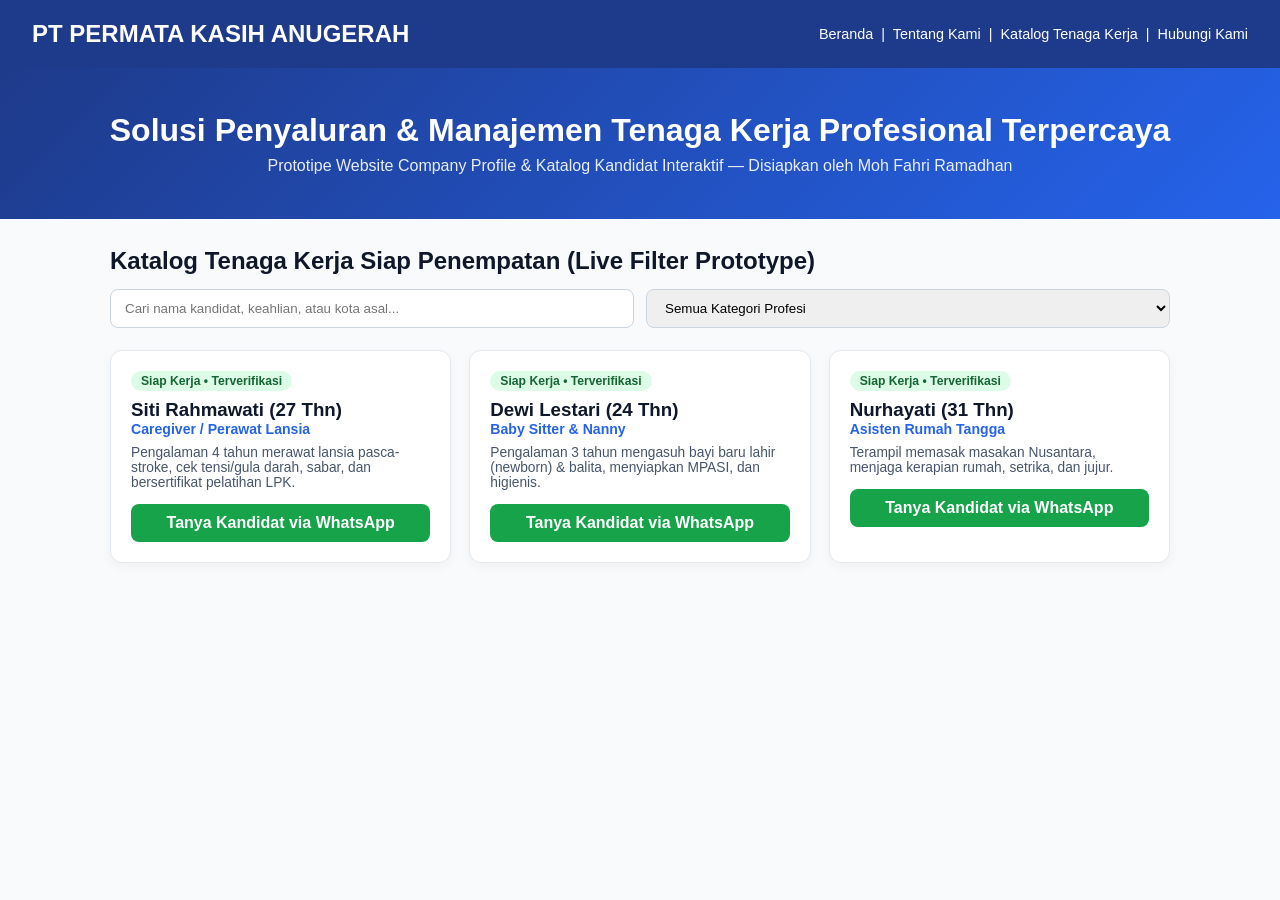
<file: demos/pt_permata_kasih_katalog.html>
<!DOCTYPE html>
<html lang="id">
<head>
    <meta charset="UTF-8">
    <meta name="viewport" content="width=device-width, initial-scale=1.0">
    <title>PT Permata Kasih Anugerah — Company Profile & Katalog Tenaga Kerja</title>
    <style>
        * { box-sizing: border-box; margin: 0; padding: 0; font-family: 'Segoe UI', Inter, sans-serif; }
        body { background: #f8fafc; color: #0f172a; }
        header { background: #1e3a8a; color: #fff; padding: 20px 32px; display: flex; justify-content: space-between; align-items: center; }
        .hero { background: linear-gradient(135deg, #1e3a8a, #2563eb); color: #fff; padding: 44px 32px; text-align: center; }
        .wrap { max-width: 1100px; margin: 28px auto; padding: 0 20px; }
        .filter-bar { display: flex; gap: 12px; margin-bottom: 22px; flex-wrap: wrap; }
        .filter-bar input, .filter-bar select { padding: 10px 14px; border: 1px solid #cbd5e1; border-radius: 8px; flex: 1; }
        .grid { display: grid; grid-template-columns: repeat(auto-fit, minmax(290px, 1fr)); gap: 18px; }
        .worker-card { background: #fff; border: 1px solid #e2e8f0; border-radius: 12px; padding: 20px; box-shadow: 0 4px 12px rgba(0,0,0,0.04); }
        .badge { background: #dcfce7; color: #166534; font-size: 0.76rem; font-weight: 700; padding: 3px 10px; border-radius: 99px; }
        .wa-btn { display: inline-block; margin-top: 14px; width: 100%; text-align: center; background: #16a34a; color: #fff; text-decoration: none; padding: 10px; border-radius: 8px; font-weight: 700; }
    </style>
</head>
<body>
    <header>
        <h2>PT PERMATA KASIH ANUGERAH</h2>
        <nav style="font-size:0.9rem;">Beranda &nbsp;|&nbsp; Tentang Kami &nbsp;|&nbsp; Katalog Tenaga Kerja &nbsp;|&nbsp; Hubungi Kami</nav>
    </header>
    <div class="hero">
        <h1>Solusi Penyaluran & Manajemen Tenaga Kerja Profesional Terpercaya</h1>
        <p style="margin-top:8px;opacity:0.9;">Prototipe Website Company Profile & Katalog Kandidat Interaktif — Disiapkan oleh Moh Fahri Ramadhan</p>
    </div>
    <div class="wrap">
        <h2 style="margin-bottom:14px;">Katalog Tenaga Kerja Siap Penempatan (Live Filter Prototype)</h2>
        <div class="filter-bar">
            <input type="text" id="q" placeholder="Cari nama kandidat, keahlian, atau kota asal..." onkeyup="filterCards()">
            <select id="cat" onchange="filterCards()">
                <option value="">Semua Kategori Profesi</option>
                <option value="Caregiver / Perawat Lansia">Caregiver / Perawat Lansia</option>
                <option value="Baby Sitter & Nanny">Baby Sitter & Nanny</option>
                <option value="Asisten Rumah Tangga">Asisten Rumah Tangga</option>
            </select>
        </div>
        <div class="grid" id="workerGrid">
            <div class="worker-card" data-cat="Caregiver / Perawat Lansia">
                <span class="badge">Siap Kerja • Terverifikasi</span>
                <h3 style="margin-top:10px;">Siti Rahmawati (27 Thn)</h3>
                <p style="color:#2563eb;font-weight:600;font-size:0.88rem;">Caregiver / Perawat Lansia</p>
                <p style="font-size:0.86rem;color:#475569;margin-top:8px;">Pengalaman 4 tahun merawat lansia pasca-stroke, cek tensi/gula darah, sabar, dan bersertifikat pelatihan LPK.</p>
                <a href="https://wa.me/6282244064855?text=Halo%20PT%20Permata%20Kasih%20Anugerah,%20saya%20tertarik%20dengan%20kandidat%20Siti%20Rahmawati" class="wa-btn">Tanya Kandidat via WhatsApp</a>
            </div>
            <div class="worker-card" data-cat="Baby Sitter & Nanny">
                <span class="badge">Siap Kerja • Terverifikasi</span>
                <h3 style="margin-top:10px;">Dewi Lestari (24 Thn)</h3>
                <p style="color:#2563eb;font-weight:600;font-size:0.88rem;">Baby Sitter & Nanny</p>
                <p style="font-size:0.86rem;color:#475569;margin-top:8px;">Pengalaman 3 tahun mengasuh bayi baru lahir (newborn) & balita, menyiapkan MPASI, dan higienis.</p>
                <a href="https://wa.me/6282244064855?text=Halo%20PT%20Permata%20Kasih%20Anugerah,%20saya%20tertarik%20dengan%20kandidat%20Dewi%20Lestari" class="wa-btn">Tanya Kandidat via WhatsApp</a>
            </div>
            <div class="worker-card" data-cat="Asisten Rumah Tangga">
                <span class="badge">Siap Kerja • Terverifikasi</span>
                <h3 style="margin-top:10px;">Nurhayati (31 Thn)</h3>
                <p style="color:#2563eb;font-weight:600;font-size:0.88rem;">Asisten Rumah Tangga</p>
                <p style="font-size:0.86rem;color:#475569;margin-top:8px;">Terampil memasak masakan Nusantara, menjaga kerapian rumah, setrika, dan jujur.</p>
                <a href="https://wa.me/6282244064855?text=Halo%20PT%20Permata%20Kasih%20Anugerah,%20saya%20tertarik%20dengan%20kandidat%20Nurhayati" class="wa-btn">Tanya Kandidat via WhatsApp</a>
            </div>
        </div>
    </div>
    <script>
        function filterCards() {
            var q = document.getElementById('q').value.toLowerCase();
            var cat = document.getElementById('cat').value;
            var cards = document.querySelectorAll('.worker-card');
            cards.forEach(function(c) {
                var matchQ = c.innerText.toLowerCase().indexOf(q) > -1;
                var matchCat = !cat || c.getAttribute('data-cat') === cat;
                c.style.display = (matchQ && matchCat) ? 'block' : 'none';
            });
        }
    </script>
</body>
</html>
</file>
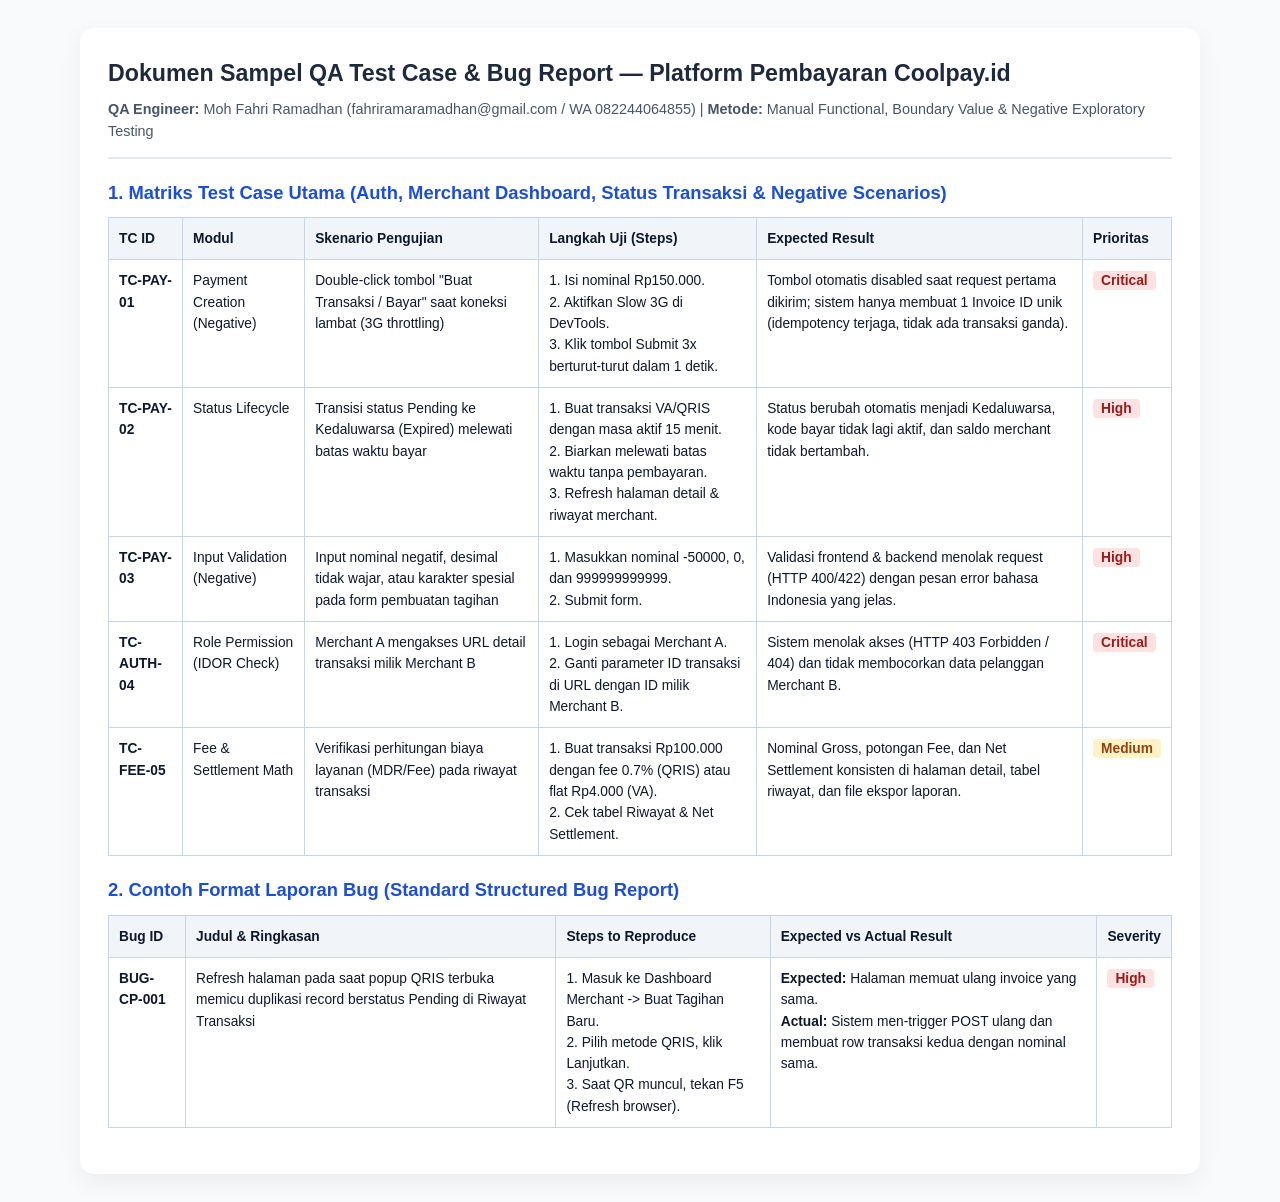
<file: demos/qa_coolpay_report.html>
<!DOCTYPE html>
<html lang="id">
<head>
    <meta charset="UTF-8">
    <title>QA Test Case Matrix & Exploratory Bug Report — Coolpay.id (Moh Fahri Ramadhan)</title>
    <style>
        * { box-sizing: border-box; margin: 0; padding: 0; font-family: 'Segoe UI', Inter, sans-serif; }
        body { background: #f8fafc; color: #0f172a; padding: 28px; line-height: 1.55; }
        .wrap { max-width: 1120px; margin: 0 auto; background: #fff; padding: 28px; border-radius: 14px; box-shadow: 0 8px 25px rgba(0,0,0,0.06); }
        h1 { font-size: 1.45rem; margin-bottom: 6px; color: #1e293b; }
        .meta { color: #475569; font-size: 0.9rem; margin-bottom: 20px; padding-bottom: 14px; border-bottom: 2px solid #e2e8f0; }
        h2 { font-size: 1.15rem; margin: 20px 0 10px; color: #1d4ed8; }
        table { width: 100%; border-collapse: collapse; font-size: 0.86rem; margin-bottom: 18px; }
        th, td { border: 1px solid #cbd5e1; padding: 10px; text-align: left; vertical-align: top; }
        th { background: #f1f5f9; font-weight: 700; }
        .sev-high { background: #fee2e2; color: #991b1b; font-weight: 700; padding: 2px 8px; border-radius: 4px; }
        .sev-med { background: #fef3c7; color: #92400e; font-weight: 700; padding: 2px 8px; border-radius: 4px; }
    </style>
</head>
<body>
    <div class="wrap">
        <h1>Dokumen Sampel QA Test Case & Bug Report — Platform Pembayaran Coolpay.id</h1>
        <div class="meta">
            <strong>QA Engineer:</strong> Moh Fahri Ramadhan (fahriramaramadhan@gmail.com / WA 082244064855) | <strong>Metode:</strong> Manual Functional, Boundary Value & Negative Exploratory Testing
        </div>

        <h2>1. Matriks Test Case Utama (Auth, Merchant Dashboard, Status Transaksi & Negative Scenarios)</h2>
        <table>
            <thead>
                <tr>
                    <th>TC ID</th>
                    <th>Modul</th>
                    <th>Skenario Pengujian</th>
                    <th>Langkah Uji (Steps)</th>
                    <th>Expected Result</th>
                    <th>Prioritas</th>
                </tr>
            </thead>
            <tbody>
                <tr>
                    <td><strong>TC-PAY-01</strong></td>
                    <td>Payment Creation (Negative)</td>
                    <td>Double-click tombol "Buat Transaksi / Bayar" saat koneksi lambat (3G throttling)</td>
                    <td>1. Isi nominal Rp150.000.<br>2. Aktifkan Slow 3G di DevTools.<br>3. Klik tombol Submit 3x berturut-turut dalam 1 detik.</td>
                    <td>Tombol otomatis disabled saat request pertama dikirim; sistem hanya membuat 1 Invoice ID unik (idempotency terjaga, tidak ada transaksi ganda).</td>
                    <td><span class="sev-high">Critical</span></td>
                </tr>
                <tr>
                    <td><strong>TC-PAY-02</strong></td>
                    <td>Status Lifecycle</td>
                    <td>Transisi status <code>Pending</code> ke <code>Kedaluwarsa (Expired)</code> melewati batas waktu bayar</td>
                    <td>1. Buat transaksi VA/QRIS dengan masa aktif 15 menit.<br>2. Biarkan melewati batas waktu tanpa pembayaran.<br>3. Refresh halaman detail & riwayat merchant.</td>
                    <td>Status berubah otomatis menjadi <code>Kedaluwarsa</code>, kode bayar tidak lagi aktif, dan saldo merchant tidak bertambah.</td>
                    <td><span class="sev-high">High</span></td>
                </tr>
                <tr>
                    <td><strong>TC-PAY-03</strong></td>
                    <td>Input Validation (Negative)</td>
                    <td>Input nominal negatif, desimal tidak wajar, atau karakter spesial pada form pembuatan tagihan</td>
                    <td>1. Masukkan nominal <code>-50000</code>, <code>0</code>, dan <code>999999999999</code>.<br>2. Submit form.</td>
                    <td>Validasi frontend & backend menolak request (HTTP 400/422) dengan pesan error bahasa Indonesia yang jelas.</td>
                    <td><span class="sev-high">High</span></td>
                </tr>
                <tr>
                    <td><strong>TC-AUTH-04</strong></td>
                    <td>Role Permission (IDOR Check)</td>
                    <td>Merchant A mengakses URL detail transaksi milik Merchant B</td>
                    <td>1. Login sebagai Merchant A.<br>2. Ganti parameter ID transaksi di URL dengan ID milik Merchant B.</td>
                    <td>Sistem menolak akses (HTTP 403 Forbidden / 404) dan tidak membocorkan data pelanggan Merchant B.</td>
                    <td><span class="sev-high">Critical</span></td>
                </tr>
                <tr>
                    <td><strong>TC-FEE-05</strong></td>
                    <td>Fee & Settlement Math</td>
                    <td>Verifikasi perhitungan biaya layanan (MDR/Fee) pada riwayat transaksi</td>
                    <td>1. Buat transaksi Rp100.000 dengan fee 0.7% (QRIS) atau flat Rp4.000 (VA).<br>2. Cek tabel Riwayat & Net Settlement.</td>
                    <td>Nominal Gross, potongan Fee, dan Net Settlement konsisten di halaman detail, tabel riwayat, dan file ekspor laporan.</td>
                    <td><span class="sev-med">Medium</span></td>
                </tr>
            </tbody>
        </table>

        <h2>2. Contoh Format Laporan Bug (Standard Structured Bug Report)</h2>
        <table>
            <thead>
                <tr>
                    <th>Bug ID</th>
                    <th>Judul & Ringkasan</th>
                    <th>Steps to Reproduce</th>
                    <th>Expected vs Actual Result</th>
                    <th>Severity</th>
                </tr>
            </thead>
            <tbody>
                <tr>
                    <td><strong>BUG-CP-001</strong></td>
                    <td>Refresh halaman pada saat popup QRIS terbuka memicu duplikasi record berstatus <code>Pending</code> di Riwayat Transaksi</td>
                    <td>1. Masuk ke Dashboard Merchant -> Buat Tagihan Baru.<br>2. Pilih metode QRIS, klik Lanjutkan.<br>3. Saat QR muncul, tekan <code>F5</code> (Refresh browser).</td>
                    <td><strong>Expected:</strong> Halaman memuat ulang invoice yang sama.<br><strong>Actual:</strong> Sistem men-trigger POST ulang dan membuat row transaksi kedua dengan nominal sama.</td>
                    <td><span class="sev-high">High</span></td>
                </tr>
            </tbody>
        </table>
    </div>
</body>
</html>
</file>
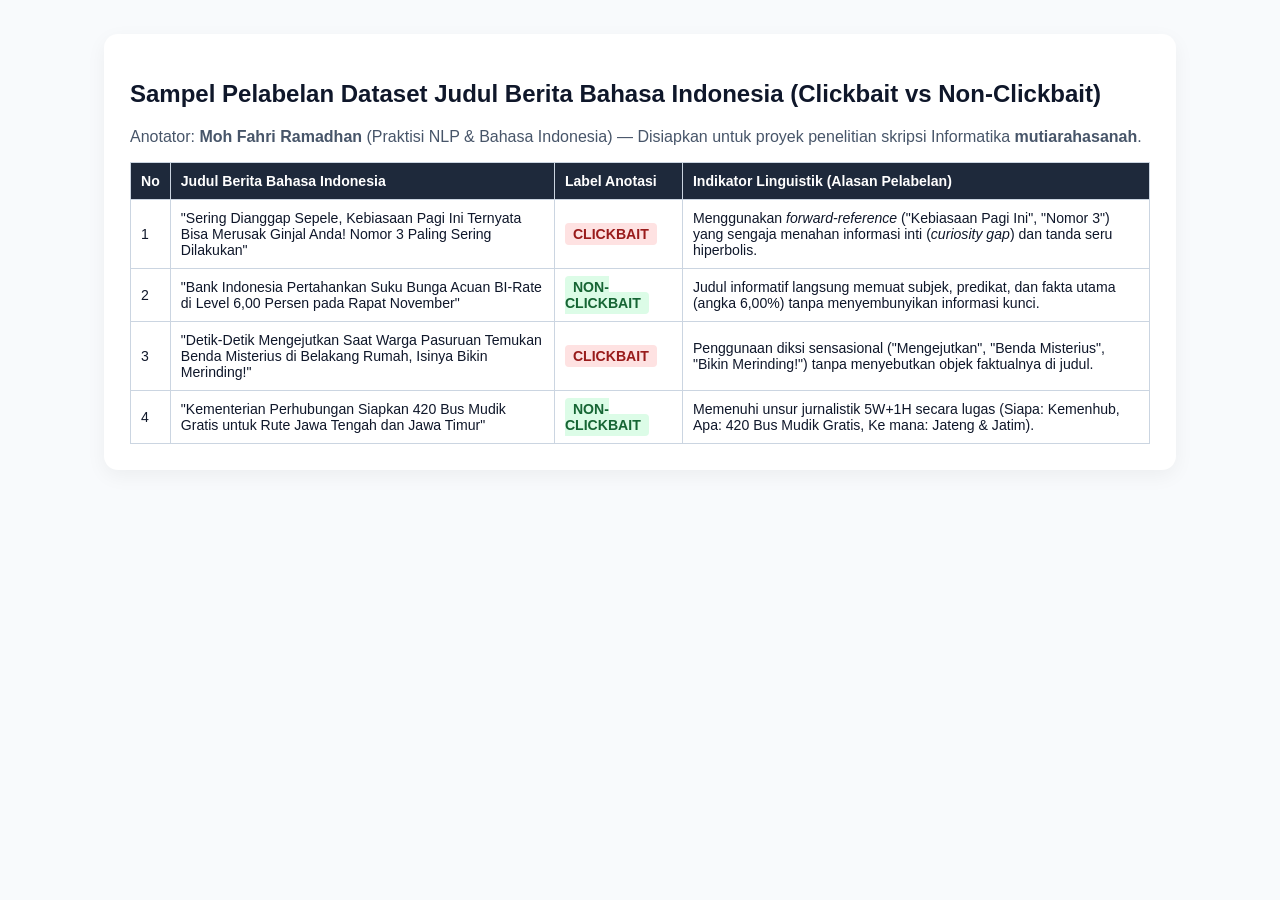
<file: demos/sampel_anotasi_clickbait.html>
<!DOCTYPE html>
<html lang="id">
<head>
    <meta charset="UTF-8">
    <title>Sampel Anotasi Clickbait vs Non-Clickbait Judul Berita Indonesia — Moh Fahri Ramadhan</title>
    <style>
        body { font-family: 'Segoe UI', sans-serif; background: #f8fafc; color: #0f172a; padding: 26px; }
        .wrap { max-width: 1020px; margin: 0 auto; background: #fff; padding: 26px; border-radius: 14px; box-shadow: 0 6px 20px rgba(0,0,0,0.05); }
        table { width: 100%; border-collapse: collapse; margin-top: 14px; font-size: 0.88rem; }
        th, td { border: 1px solid #cbd5e1; padding: 10px; text-align: left; }
        th { background: #1e293b; color: #fff; }
        .cb { background: #fee2e2; color: #991b1b; font-weight: 700; padding: 3px 8px; border-radius: 4px; }
        .ncb { background: #dcfce7; color: #166534; font-weight: 700; padding: 3px 8px; border-radius: 4px; }
    </style>
</head>
<body>
    <div class="wrap">
        <h2>Sampel Pelabelan Dataset Judul Berita Bahasa Indonesia (Clickbait vs Non-Clickbait)</h2>
        <p style="color:#475569;margin-top:4px;">Anotator: <strong>Moh Fahri Ramadhan</strong> (Praktisi NLP & Bahasa Indonesia) — Disiapkan untuk proyek penelitian skripsi Informatika <strong>mutiarahasanah</strong>.</p>
        <table>
            <thead>
                <tr><th>No</th><th>Judul Berita Bahasa Indonesia</th><th>Label Anotasi</th><th>Indikator Linguistik (Alasan Pelabelan)</th></tr>
            </thead>
            <tbody>
                <tr>
                    <td>1</td>
                    <td>"Sering Dianggap Sepele, Kebiasaan Pagi Ini Ternyata Bisa Merusak Ginjal Anda! Nomor 3 Paling Sering Dilakukan"</td>
                    <td><span class="cb">CLICKBAIT</span></td>
                    <td>Menggunakan <em>forward-reference</em> ("Kebiasaan Pagi Ini", "Nomor 3") yang sengaja menahan informasi inti (<em>curiosity gap</em>) dan tanda seru hiperbolis.</td>
                </tr>
                <tr>
                    <td>2</td>
                    <td>"Bank Indonesia Pertahankan Suku Bunga Acuan BI-Rate di Level 6,00 Persen pada Rapat November"</td>
                    <td><span class="ncb">NON-CLICKBAIT</span></td>
                    <td>Judul informatif langsung memuat subjek, predikat, dan fakta utama (angka 6,00%) tanpa menyembunyikan informasi kunci.</td>
                </tr>
                <tr>
                    <td>3</td>
                    <td>"Detik-Detik Mengejutkan Saat Warga Pasuruan Temukan Benda Misterius di Belakang Rumah, Isinya Bikin Merinding!"</td>
                    <td><span class="cb">CLICKBAIT</span></td>
                    <td>Penggunaan diksi sensasional ("Mengejutkan", "Benda Misterius", "Bikin Merinding!") tanpa menyebutkan objek faktualnya di judul.</td>
                </tr>
                <tr>
                    <td>4</td>
                    <td>"Kementerian Perhubungan Siapkan 420 Bus Mudik Gratis untuk Rute Jawa Tengah dan Jawa Timur"</td>
                    <td><span class="ncb">NON-CLICKBAIT</span></td>
                    <td>Memenuhi unsur jurnalistik 5W+1H secara lugas (Siapa: Kemenhub, Apa: 420 Bus Mudik Gratis, Ke mana: Jateng & Jatim).</td>
                </tr>
            </tbody>
        </table>
    </div>
</body>
</html>
</file>
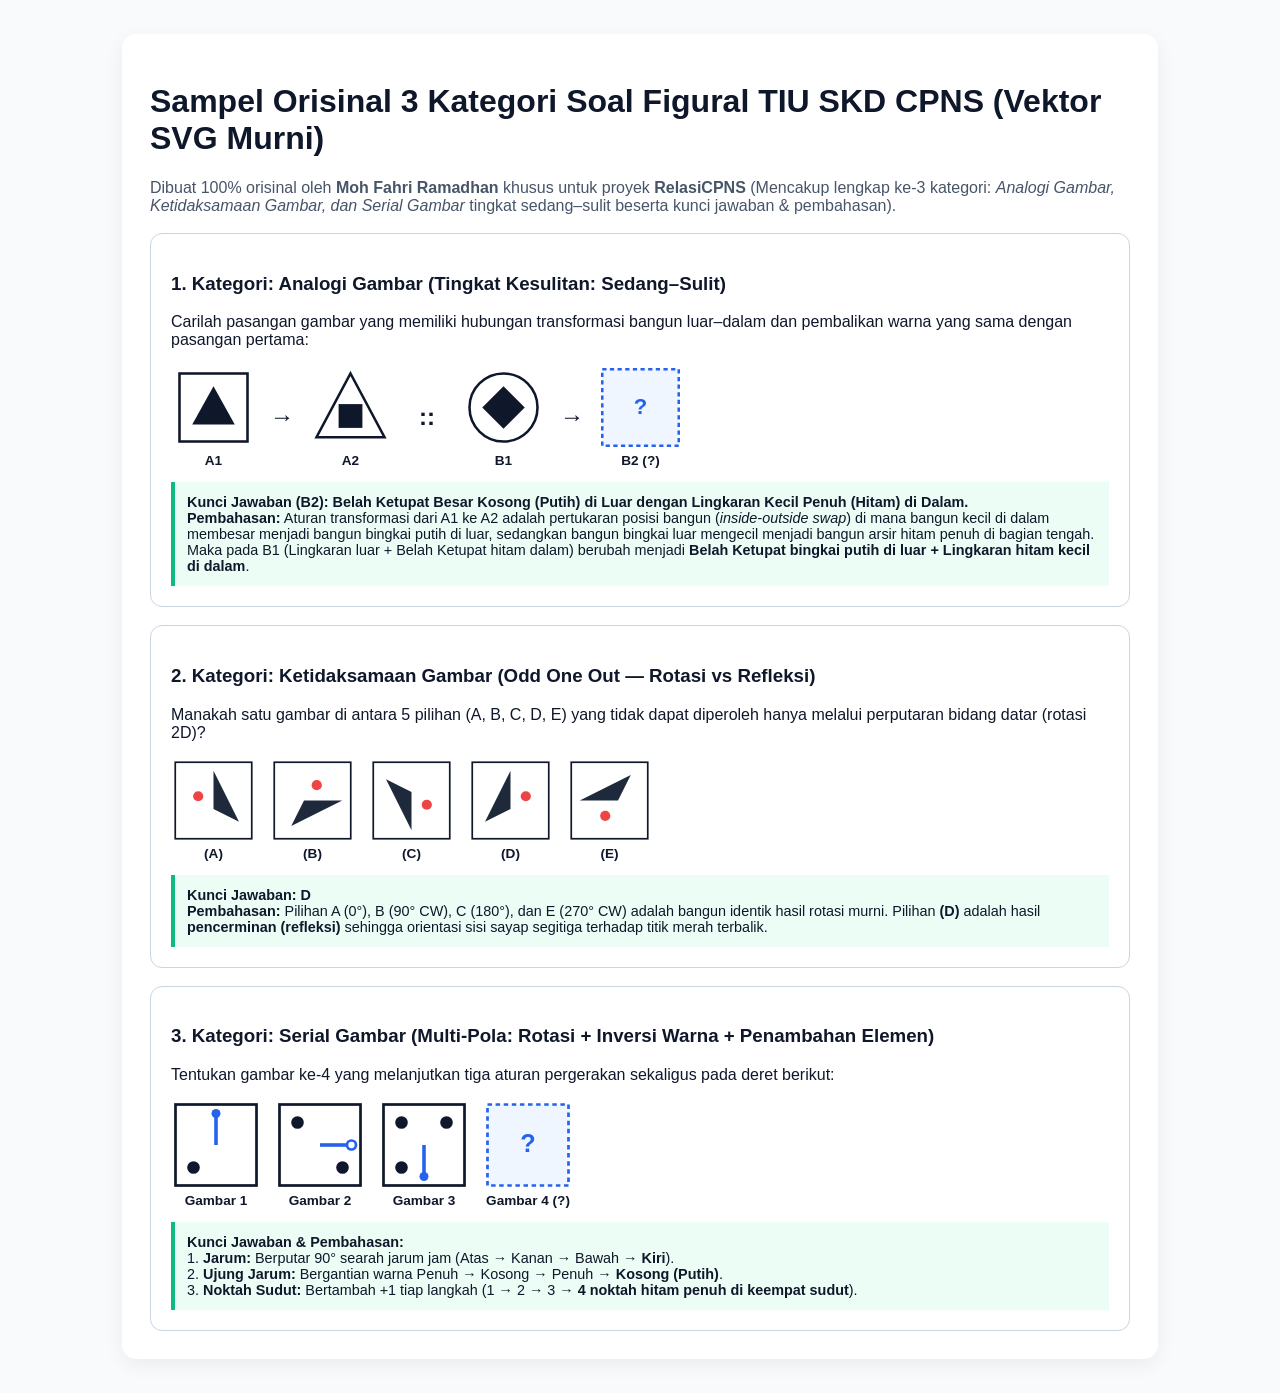
<file: demos/sampel_soal_figural_cpns.html>
<!DOCTYPE html>
<html lang="id">
<head>
    <meta charset="UTF-8">
    <title>Sampel Lengkap 3 Kategori Soal Figural TIU SKD CPNS (SVG Orisinal) — Moh Fahri Ramadhan</title>
    <style>
        body { font-family: 'Segoe UI', sans-serif; background: #f8fafc; color: #0f172a; padding: 26px; }
        .wrap { max-width: 980px; margin: 0 auto; background: #fff; padding: 28px; border-radius: 14px; box-shadow: 0 6px 20px rgba(0,0,0,0.06); }
        .q-card { border: 1px solid #cbd5e1; border-radius: 12px; padding: 20px; margin-top: 18px; }
        .svg-row { display: flex; gap: 14px; align-items: center; flex-wrap: wrap; margin: 14px 0; }
        .box { text-align: center; font-size: 0.85rem; font-weight: 700; }
        .ans { background: #ecfdf5; border-left: 4px solid #10b981; padding: 12px; margin-top: 12px; font-size: 0.9rem; }
    </style>
</head>
<body>
    <div class="wrap">
        <h1>Sampel Orisinal 3 Kategori Soal Figural TIU SKD CPNS (Vektor SVG Murni)</h1>
        <p style="color:#475569;margin-top:4px;">Dibuat 100% orisinal oleh <strong>Moh Fahri Ramadhan</strong> khusus untuk proyek <strong>RelasiCPNS</strong> (Mencakup lengkap ke-3 kategori: <em>Analogi Gambar, Ketidaksamaan Gambar, dan Serial Gambar</em> tingkat sedang–sulit beserta kunci jawaban &amp; pembahasan).</p>

        <!-- SOAL 1: ANALOGI GAMBAR -->
        <div class="q-card">
            <h3>1. Kategori: Analogi Gambar (Tingkat Kesulitan: Sedang–Sulit)</h3>
            <p style="margin-top:6px;">Carilah pasangan gambar yang memiliki hubungan transformasi bangun luar–dalam dan pembalikan warna yang sama dengan pasangan pertama:</p>
            <div class="svg-row">
                <div class="box"><svg width="85" height="85" viewBox="0 0 100 100"><rect x="10" y="10" width="80" height="80" fill="#fff" stroke="#0f172a" stroke-width="3"/><polygon points="50,25 75,70 25,70" fill="#0f172a"/></svg><div>A1</div></div>
                <div style="font-size:1.5rem;font-weight:bold;">&rarr;</div>
                <div class="box"><svg width="85" height="85" viewBox="0 0 100 100"><polygon points="50,10 90,85 10,85" fill="#fff" stroke="#0f172a" stroke-width="3"/><rect x="36" y="46" width="28" height="28" fill="#0f172a"/></svg><div>A2</div></div>
                <div style="font-size:1.5rem;font-weight:bold;padding:0 12px;">::</div>
                <div class="box"><svg width="85" height="85" viewBox="0 0 100 100"><circle cx="50" cy="50" r="40" fill="#fff" stroke="#0f172a" stroke-width="3"/><polygon points="50,25 75,50 50,75 25,50" fill="#0f172a"/></svg><div>B1</div></div>
                <div style="font-size:1.5rem;font-weight:bold;">&rarr;</div>
                <div class="box"><svg width="85" height="85" viewBox="0 0 100 100"><rect x="5" y="5" width="90" height="90" fill="#eff6ff" stroke="#2563eb" stroke-width="3" stroke-dasharray="5,4"/><text x="50" y="58" text-anchor="middle" font-size="26" font-weight="bold" fill="#2563eb">?</text></svg><div>B2 (?)</div></div>
            </div>
            <div class="ans">
                <strong>Kunci Jawaban (B2): Belah Ketupat Besar Kosong (Putih) di Luar dengan Lingkaran Kecil Penuh (Hitam) di Dalam.</strong><br>
                <strong>Pembahasan:</strong> Aturan transformasi dari A1 ke A2 adalah pertukaran posisi bangun (<em>inside-outside swap</em>) di mana bangun kecil di dalam membesar menjadi bangun bingkai putih di luar, sedangkan bangun bingkai luar mengecil menjadi bangun arsir hitam penuh di bagian tengah. Maka pada B1 (Lingkaran luar + Belah Ketupat hitam dalam) berubah menjadi <strong>Belah Ketupat bingkai putih di luar + Lingkaran hitam kecil di dalam</strong>.
            </div>
        </div>

        <!-- SOAL 2: KETIDAKSAMAAN GAMBAR -->
        <div class="q-card">
            <h3>2. Kategori: Ketidaksamaan Gambar (Odd One Out — Rotasi vs Refleksi)</h3>
            <p style="margin-top:6px;">Manakah satu gambar di antara 5 pilihan (A, B, C, D, E) yang tidak dapat diperoleh hanya melalui perputaran bidang datar (rotasi 2D)?</p>
            <div class="svg-row">
                <div class="box"><svg width="85" height="85" viewBox="0 0 100 100"><rect x="5" y="5" width="90" height="90" fill="#fff" stroke="#0f172a" stroke-width="2"/><polygon points="50,15 80,75 50,60" fill="#1e293b"/><circle cx="32" cy="45" r="6" fill="#ef4444"/></svg><div>(A)</div></div>
                <div class="box"><svg width="85" height="85" viewBox="0 0 100 100"><rect x="5" y="5" width="90" height="90" fill="#fff" stroke="#0f172a" stroke-width="2"/><g transform="rotate(90 50 50)"><polygon points="50,15 80,75 50,60" fill="#1e293b"/><circle cx="32" cy="45" r="6" fill="#ef4444"/></g></svg><div>(B)</div></div>
                <div class="box"><svg width="85" height="85" viewBox="0 0 100 100"><rect x="5" y="5" width="90" height="90" fill="#fff" stroke="#0f172a" stroke-width="2"/><g transform="rotate(180 50 50)"><polygon points="50,15 80,75 50,60" fill="#1e293b"/><circle cx="32" cy="45" r="6" fill="#ef4444"/></g></svg><div>(C)</div></div>
                <div class="box"><svg width="85" height="85" viewBox="0 0 100 100"><rect x="5" y="5" width="90" height="90" fill="#fff" stroke="#0f172a" stroke-width="2"/><polygon points="50,15 20,75 50,60" fill="#1e293b"/><circle cx="68" cy="45" r="6" fill="#ef4444"/></svg><div>(D)</div></div>
                <div class="box"><svg width="85" height="85" viewBox="0 0 100 100"><rect x="5" y="5" width="90" height="90" fill="#fff" stroke="#0f172a" stroke-width="2"/><g transform="rotate(270 50 50)"><polygon points="50,15 80,75 50,60" fill="#1e293b"/><circle cx="32" cy="45" r="6" fill="#ef4444"/></g></svg><div>(E)</div></div>
            </div>
            <div class="ans">
                <strong>Kunci Jawaban: D</strong><br>
                <strong>Pembahasan:</strong> Pilihan A (0&deg;), B (90&deg; CW), C (180&deg;), dan E (270&deg; CW) adalah bangun identik hasil rotasi murni. Pilihan <strong>(D)</strong> adalah hasil <strong>pencerminan (refleksi)</strong> sehingga orientasi sisi sayap segitiga terhadap titik merah terbalik.
            </div>
        </div>

        <!-- SOAL 3: SERIAL GAMBAR -->
        <div class="q-card">
            <h3>3. Kategori: Serial Gambar (Multi-Pola: Rotasi + Inversi Warna + Penambahan Elemen)</h3>
            <p style="margin-top:6px;">Tentukan gambar ke-4 yang melanjutkan tiga aturan pergerakan sekaligus pada deret berikut:</p>
            <div class="svg-row">
                <div class="box"><svg width="90" height="90" viewBox="0 0 100 100"><rect x="5" y="5" width="90" height="90" fill="#fff" stroke="#0f172a" stroke-width="3"/><line x1="50" y1="50" x2="50" y2="15" stroke="#2563eb" stroke-width="4"/><circle cx="50" cy="15" r="5" fill="#2563eb"/><circle cx="25" cy="75" r="7" fill="#0f172a"/></svg><div>Gambar 1</div></div>
                <div class="box"><svg width="90" height="90" viewBox="0 0 100 100"><rect x="5" y="5" width="90" height="90" fill="#fff" stroke="#0f172a" stroke-width="3"/><line x1="50" y1="50" x2="85" y2="50" stroke="#2563eb" stroke-width="4"/><circle cx="85" cy="50" r="5" fill="#fff" stroke="#2563eb" stroke-width="3"/><circle cx="25" cy="25" r="7" fill="#0f172a"/><circle cx="75" cy="75" r="7" fill="#0f172a"/></svg><div>Gambar 2</div></div>
                <div class="box"><svg width="90" height="90" viewBox="0 0 100 100"><rect x="5" y="5" width="90" height="90" fill="#fff" stroke="#0f172a" stroke-width="3"/><line x1="50" y1="50" x2="50" y2="85" stroke="#2563eb" stroke-width="4"/><circle cx="50" cy="85" r="5" fill="#2563eb"/><circle cx="75" cy="25" r="7" fill="#0f172a"/><circle cx="25" cy="75" r="7" fill="#0f172a"/><circle cx="25" cy="25" r="7" fill="#0f172a"/></svg><div>Gambar 3</div></div>
                <div class="box"><svg width="90" height="90" viewBox="0 0 100 100"><rect x="5" y="5" width="90" height="90" fill="#eff6ff" stroke="#2563eb" stroke-width="3" stroke-dasharray="5,4"/><text x="50" y="58" text-anchor="middle" font-size="28" font-weight="bold" fill="#2563eb">?</text></svg><div>Gambar 4 (?)</div></div>
            </div>
            <div class="ans">
                <strong>Kunci Jawaban &amp; Pembahasan:</strong><br>
                1. <strong>Jarum:</strong> Berputar 90&deg; searah jarum jam (Atas &rarr; Kanan &rarr; Bawah &rarr; <strong>Kiri</strong>).<br>
                2. <strong>Ujung Jarum:</strong> Bergantian warna Penuh &rarr; Kosong &rarr; Penuh &rarr; <strong>Kosong (Putih)</strong>.<br>
                3. <strong>Noktah Sudut:</strong> Bertambah +1 tiap langkah (1 &rarr; 2 &rarr; 3 &rarr; <strong>4 noktah hitam penuh di keempat sudut</strong>).
            </div>
        </div>
    </div>
</body>
</html>
</file>
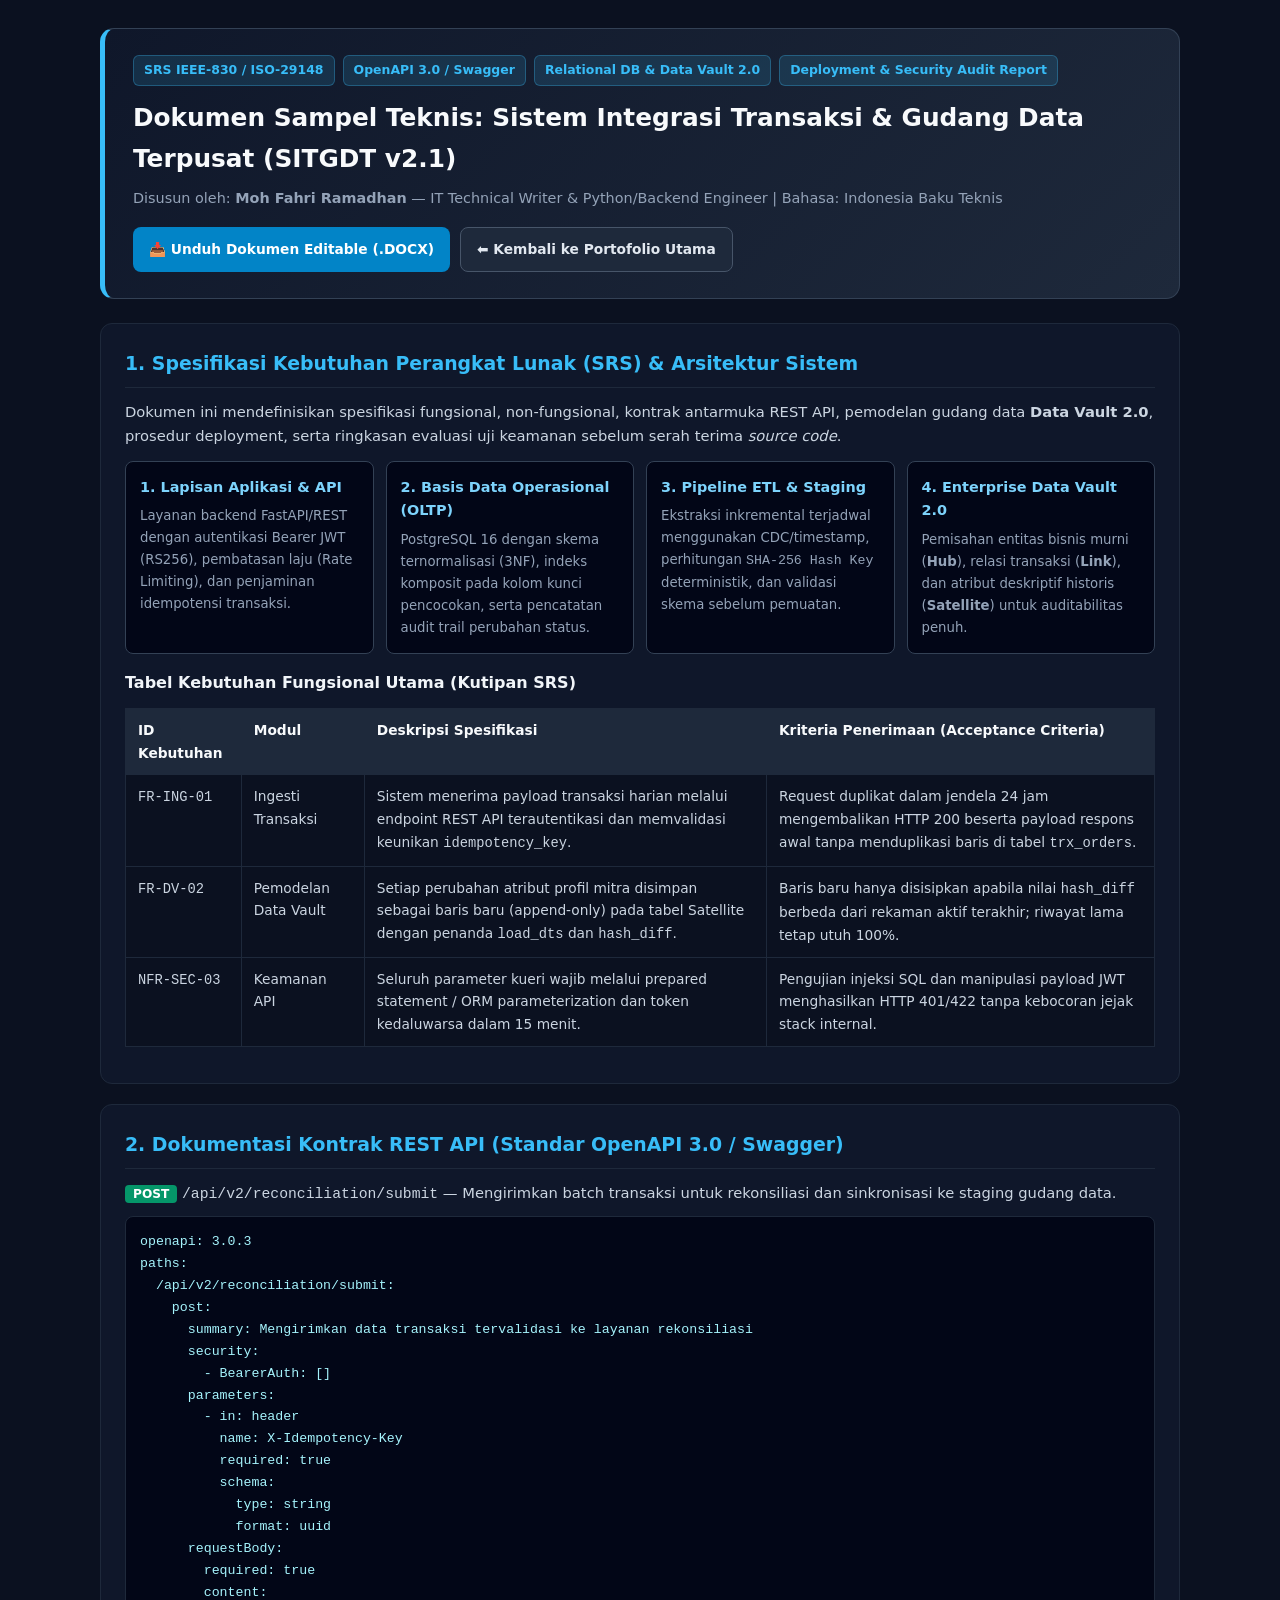
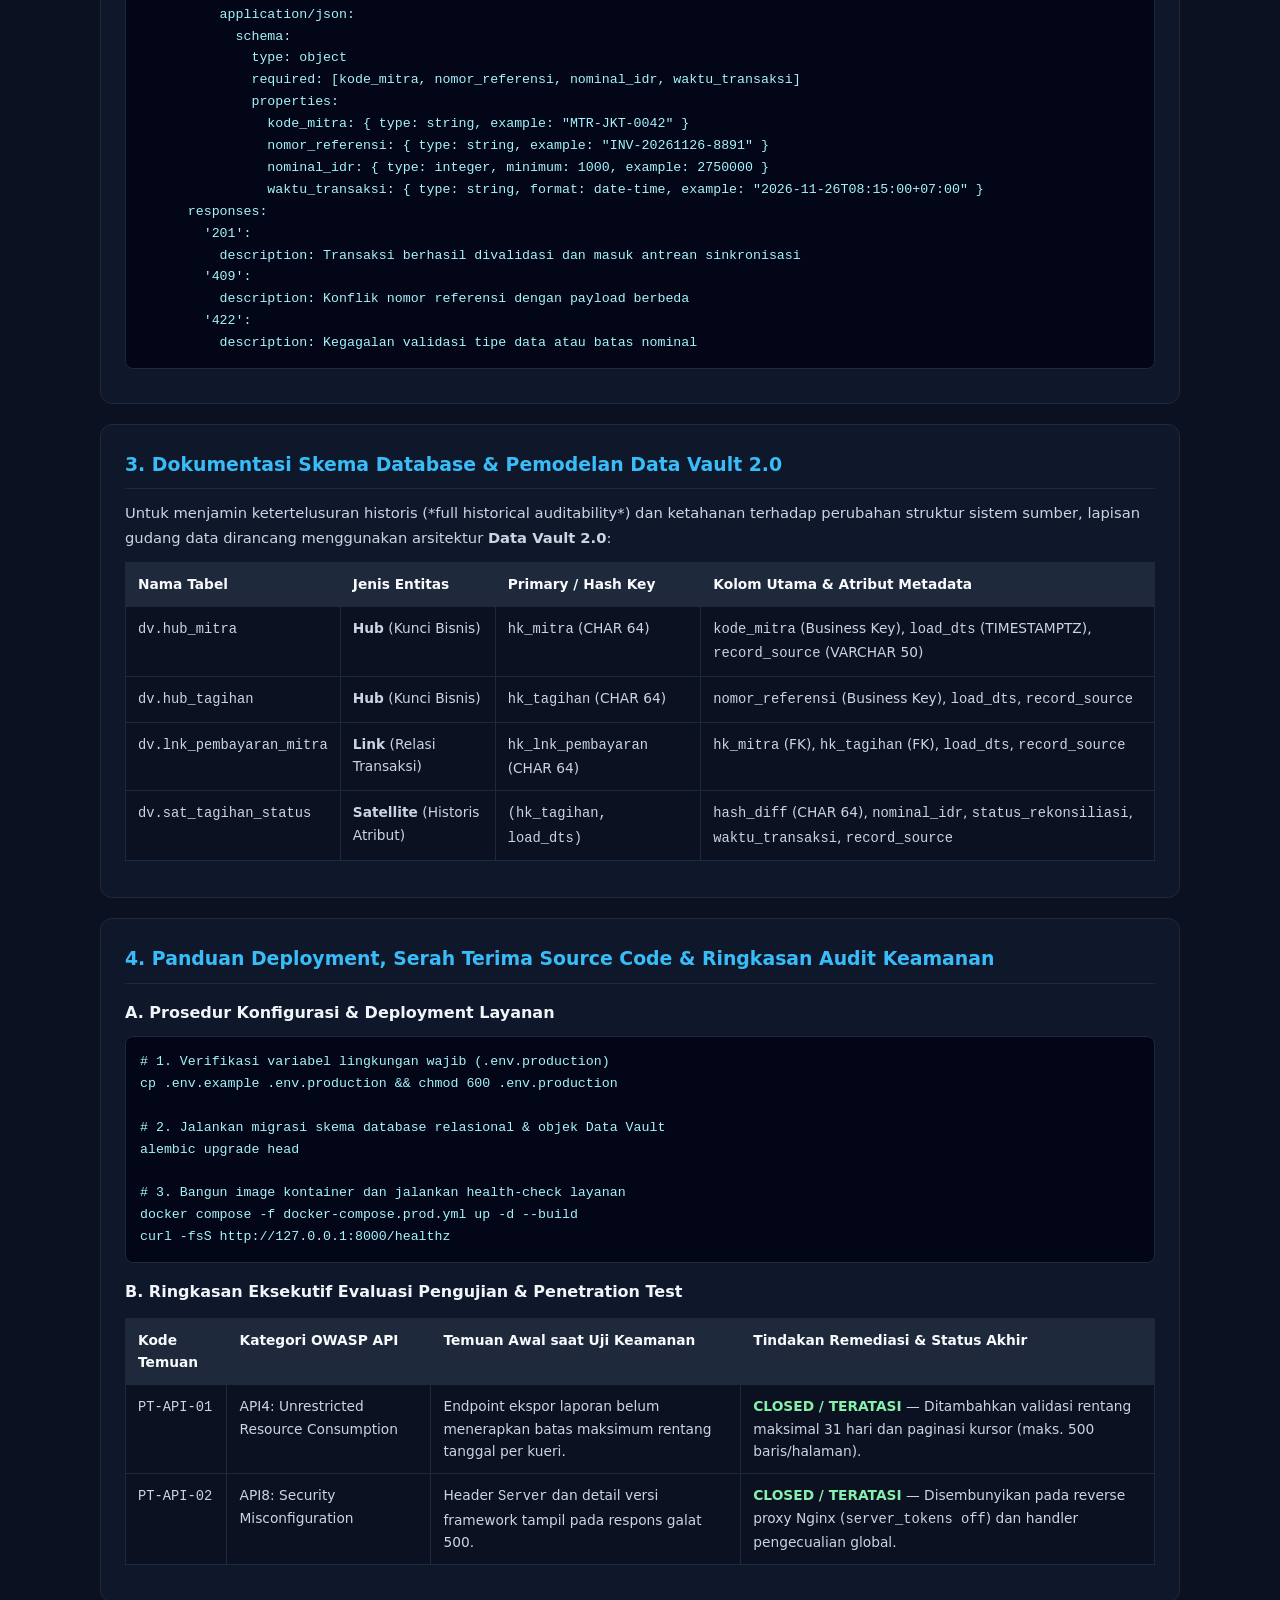
<file: demos/srs_api_datavault_dokumentasi.html>
<!DOCTYPE html>
<html lang="id">
<head>
    <meta charset="UTF-8">
    <meta name="viewport" content="width=device-width, initial-scale=1.0">
    <title>Sampel Dokumentasi Teknis SRS, REST API (OpenAPI 3.0) & Data Vault 2.0 — Moh Fahri Ramadhan</title>
    <style>
        * { box-sizing: border-box; margin: 0; padding: 0; font-family: 'Inter', 'Segoe UI', system-ui, sans-serif; }
        body { background: #0b1120; color: #e2e8f0; line-height: 1.65; padding: 28px 18px; }
        .container { max-width: 1080px; margin: 0 auto; }
        .header {
            background: linear-gradient(135deg, #0f172a 0%, #1e293b 100%);
            border: 1px solid #334155;
            border-left: 5px solid #38bdf8;
            border-radius: 14px;
            padding: 26px 28px;
            margin-bottom: 24px;
        }
        .tag-row { display: flex; flex-wrap: wrap; gap: 8px; margin-bottom: 12px; }
        .tag { background: rgba(56, 189, 248, 0.14); color: #38bdf8; border: 1px solid rgba(56, 189, 248, 0.3); font-size: 0.78rem; font-weight: 700; padding: 4px 10px; border-radius: 6px; }
        .header h1 { font-size: 1.55rem; color: #f8fafc; margin-bottom: 8px; }
        .meta { color: #94a3b8; font-size: 0.9rem; margin-bottom: 16px; }
        .btn-bar { display: flex; flex-wrap: wrap; gap: 10px; }
        .btn {
            display: inline-flex; align-items: center; gap: 8px;
            padding: 10px 16px; border-radius: 8px; font-size: 0.86rem; font-weight: 700;
            text-decoration: none; transition: 0.2s;
        }
        .btn-primary { background: #0284c7; color: #fff; }
        .btn-sec { background: #1e293b; color: #e2e8f0; border: 1px solid #475569; }
        .btn:hover { filter: brightness(1.12); }

        .section {
            background: #0f172a;
            border: 1px solid #1e293b;
            border-radius: 12px;
            padding: 24px;
            margin-bottom: 20px;
        }
        .section h2 {
            font-size: 1.18rem; color: #38bdf8; margin-bottom: 12px;
            padding-bottom: 8px; border-bottom: 1px solid #1e293b;
        }
        .section h3 { font-size: 1rem; color: #f1f5f9; margin: 16px 0 8px; }
        .section p { color: #cbd5e1; font-size: 0.92rem; margin-bottom: 10px; }

        table { width: 100%; border-collapse: collapse; margin: 12px 0; font-size: 0.86rem; }
        th, td { border: 1px solid #1e293b; padding: 10px 12px; text-align: left; vertical-align: top; }
        th { background: #1e293b; color: #f8fafc; font-weight: 700; }
        td { background: #0b1120; color: #cbd5e1; }
        code, pre { font-family: 'Consolas', 'JetBrains Mono', monospace; }
        pre {
            background: #020617; border: 1px solid #1e293b; border-radius: 8px;
            padding: 14px; overflow-x: auto; font-size: 0.83rem; color: #a5f3fc; margin: 10px 0;
        }
        .method-post { background: #059669; color: #fff; font-weight: 800; padding: 2px 8px; border-radius: 4px; font-size: 0.76rem; }
        .method-get { background: #2563eb; color: #fff; font-weight: 800; padding: 2px 8px; border-radius: 4px; font-size: 0.76rem; }
        .sev-high { color: #fca5a5; font-weight: 700; }
        .sev-low { color: #86efac; font-weight: 700; }
        .arch-grid { display: grid; grid-template-columns: repeat(auto-fit, minmax(220px, 1fr)); gap: 12px; margin-top: 12px; }
        .arch-box { background: #020617; border: 1px solid #334155; border-radius: 8px; padding: 14px; }
        .arch-box h4 { color: #7dd3fc; font-size: 0.9rem; margin-bottom: 6px; }
        .arch-box p { font-size: 0.83rem; color: #94a3b8; margin: 0; }
    </style>
</head>
<body>
<div class="container">
    <div class="header">
        <div class="tag-row">
            <span class="tag">SRS IEEE-830 / ISO-29148</span>
            <span class="tag">OpenAPI 3.0 / Swagger</span>
            <span class="tag">Relational DB &amp; Data Vault 2.0</span>
            <span class="tag">Deployment &amp; Security Audit Report</span>
        </div>
        <h1>Dokumen Sampel Teknis: Sistem Integrasi Transaksi &amp; Gudang Data Terpusat (SITGDT v2.1)</h1>
        <div class="meta">
            Disusun oleh: <strong>Moh Fahri Ramadhan</strong> — IT Technical Writer &amp; Python/Backend Engineer | Bahasa: Indonesia Baku Teknis
        </div>
        <div class="btn-bar">
            <a href="../files/Sampel_SRS_Dokumentasi_API_dan_DataVault_Moh_Fahri_Ramadhan.docx" class="btn btn-primary">📥 Unduh Dokumen Editable (.DOCX)</a>
            <a href="../index.html" class="btn btn-sec">⬅ Kembali ke Portofolio Utama</a>
        </div>
    </div>

    <div class="section">
        <h2>1. Spesifikasi Kebutuhan Perangkat Lunak (SRS) &amp; Arsitektur Sistem</h2>
        <p>Dokumen ini mendefinisikan spesifikasi fungsional, non-fungsional, kontrak antarmuka REST API, pemodelan gudang data <strong>Data Vault 2.0</strong>, prosedur deployment, serta ringkasan evaluasi uji keamanan sebelum serah terima <em>source code</em>.</p>
        
        <div class="arch-grid">
            <div class="arch-box">
                <h4>1. Lapisan Aplikasi &amp; API</h4>
                <p>Layanan backend FastAPI/REST dengan autentikasi Bearer JWT (RS256), pembatasan laju (Rate Limiting), dan penjaminan idempotensi transaksi.</p>
            </div>
            <div class="arch-box">
                <h4>2. Basis Data Operasional (OLTP)</h4>
                <p>PostgreSQL 16 dengan skema ternormalisasi (3NF), indeks komposit pada kolom kunci pencocokan, serta pencatatan audit trail perubahan status.</p>
            </div>
            <div class="arch-box">
                <h4>3. Pipeline ETL &amp; Staging</h4>
                <p>Ekstraksi inkremental terjadwal menggunakan CDC/timestamp, perhitungan <code>SHA-256 Hash Key</code> deterministik, dan validasi skema sebelum pemuatan.</p>
            </div>
            <div class="arch-box">
                <h4>4. Enterprise Data Vault 2.0</h4>
                <p>Pemisahan entitas bisnis murni (<strong>Hub</strong>), relasi transaksi (<strong>Link</strong>), dan atribut deskriptif historis (<strong>Satellite</strong>) untuk auditabilitas penuh.</p>
            </div>
        </div>

        <h3>Tabel Kebutuhan Fungsional Utama (Kutipan SRS)</h3>
        <table>
            <thead>
                <tr>
                    <th>ID Kebutuhan</th>
                    <th>Modul</th>
                    <th>Deskripsi Spesifikasi</th>
                    <th>Kriteria Penerimaan (Acceptance Criteria)</th>
                </tr>
            </thead>
            <tbody>
                <tr>
                    <td><code>FR-ING-01</code></td>
                    <td>Ingesti Transaksi</td>
                    <td>Sistem menerima payload transaksi harian melalui endpoint REST API terautentikasi dan memvalidasi keunikan <code>idempotency_key</code>.</td>
                    <td>Request duplikat dalam jendela 24 jam mengembalikan HTTP 200 beserta payload respons awal tanpa menduplikasi baris di tabel <code>trx_orders</code>.</td>
                </tr>
                <tr>
                    <td><code>FR-DV-02</code></td>
                    <td>Pemodelan Data Vault</td>
                    <td>Setiap perubahan atribut profil mitra disimpan sebagai baris baru (append-only) pada tabel Satellite dengan penanda <code>load_dts</code> dan <code>hash_diff</code>.</td>
                    <td>Baris baru hanya disisipkan apabila nilai <code>hash_diff</code> berbeda dari rekaman aktif terakhir; riwayat lama tetap utuh 100%.</td>
                </tr>
                <tr>
                    <td><code>NFR-SEC-03</code></td>
                    <td>Keamanan API</td>
                    <td>Seluruh parameter kueri wajib melalui prepared statement / ORM parameterization dan token kedaluwarsa dalam 15 menit.</td>
                    <td>Pengujian injeksi SQL dan manipulasi payload JWT menghasilkan HTTP 401/422 tanpa kebocoran jejak stack internal.</td>
                </tr>
            </tbody>
        </table>
    </div>

    <div class="section">
        <h2>2. Dokumentasi Kontrak REST API (Standar OpenAPI 3.0 / Swagger)</h2>
        <p><span class="method-post">POST</span> <code>/api/v2/reconciliation/submit</code> — Mengirimkan batch transaksi untuk rekonsiliasi dan sinkronisasi ke staging gudang data.</p>
        <pre>openapi: 3.0.3
paths:
  /api/v2/reconciliation/submit:
    post:
      summary: Mengirimkan data transaksi tervalidasi ke layanan rekonsiliasi
      security:
        - BearerAuth: []
      parameters:
        - in: header
          name: X-Idempotency-Key
          required: true
          schema:
            type: string
            format: uuid
      requestBody:
        required: true
        content:
          application/json:
            schema:
              type: object
              required: [kode_mitra, nomor_referensi, nominal_idr, waktu_transaksi]
              properties:
                kode_mitra: { type: string, example: "MTR-JKT-0042" }
                nomor_referensi: { type: string, example: "INV-20261126-8891" }
                nominal_idr: { type: integer, minimum: 1000, example: 2750000 }
                waktu_transaksi: { type: string, format: date-time, example: "2026-11-26T08:15:00+07:00" }
      responses:
        '201':
          description: Transaksi berhasil divalidasi dan masuk antrean sinkronisasi
        '409':
          description: Konflik nomor referensi dengan payload berbeda
        '422':
          description: Kegagalan validasi tipe data atau batas nominal</pre>
    </div>

    <div class="section">
        <h2>3. Dokumentasi Skema Database &amp; Pemodelan Data Vault 2.0</h2>
        <p>Untuk menjamin ketertelusuran historis (*full historical auditability*) dan ketahanan terhadap perubahan struktur sistem sumber, lapisan gudang data dirancang menggunakan arsitektur <strong>Data Vault 2.0</strong>:</p>
        <table>
            <thead>
                <tr>
                    <th>Nama Tabel</th>
                    <th>Jenis Entitas</th>
                    <th>Primary / Hash Key</th>
                    <th>Kolom Utama &amp; Atribut Metadata</th>
                </tr>
            </thead>
            <tbody>
                <tr>
                    <td><code>dv.hub_mitra</code></td>
                    <td><strong>Hub</strong> (Kunci Bisnis)</td>
                    <td><code>hk_mitra</code> (CHAR 64)</td>
                    <td><code>kode_mitra</code> (Business Key), <code>load_dts</code> (TIMESTAMPTZ), <code>record_source</code> (VARCHAR 50)</td>
                </tr>
                <tr>
                    <td><code>dv.hub_tagihan</code></td>
                    <td><strong>Hub</strong> (Kunci Bisnis)</td>
                    <td><code>hk_tagihan</code> (CHAR 64)</td>
                    <td><code>nomor_referensi</code> (Business Key), <code>load_dts</code>, <code>record_source</code></td>
                </tr>
                <tr>
                    <td><code>dv.lnk_pembayaran_mitra</code></td>
                    <td><strong>Link</strong> (Relasi Transaksi)</td>
                    <td><code>hk_lnk_pembayaran</code> (CHAR 64)</td>
                    <td><code>hk_mitra</code> (FK), <code>hk_tagihan</code> (FK), <code>load_dts</code>, <code>record_source</code></td>
                </tr>
                <tr>
                    <td><code>dv.sat_tagihan_status</code></td>
                    <td><strong>Satellite</strong> (Historis Atribut)</td>
                    <td><code>(hk_tagihan, load_dts)</code></td>
                    <td><code>hash_diff</code> (CHAR 64), <code>nominal_idr</code>, <code>status_rekonsiliasi</code>, <code>waktu_transaksi</code>, <code>record_source</code></td>
                </tr>
            </tbody>
        </table>
    </div>

    <div class="section">
        <h2>4. Panduan Deployment, Serah Terima Source Code &amp; Ringkasan Audit Keamanan</h2>
        <h3>A. Prosedur Konfigurasi &amp; Deployment Layanan</h3>
        <pre># 1. Verifikasi variabel lingkungan wajib (.env.production)
cp .env.example .env.production &amp;&amp; chmod 600 .env.production

# 2. Jalankan migrasi skema database relasional &amp; objek Data Vault
alembic upgrade head

# 3. Bangun image kontainer dan jalankan health-check layanan
docker compose -f docker-compose.prod.yml up -d --build
curl -fsS http://127.0.0.1:8000/healthz</pre>

        <h3>B. Ringkasan Eksekutif Evaluasi Pengujian &amp; Penetration Test</h3>
        <table>
            <thead>
                <tr>
                    <th>Kode Temuan</th>
                    <th>Kategori OWASP API</th>
                    <th>Temuan Awal saat Uji Keamanan</th>
                    <th>Tindakan Remediasi &amp; Status Akhir</th>
                </tr>
            </thead>
            <tbody>
                <tr>
                    <td><code>PT-API-01</code></td>
                    <td>API4: Unrestricted Resource Consumption</td>
                    <td>Endpoint ekspor laporan belum menerapkan batas maksimum rentang tanggal per kueri.</td>
                    <td><span class="sev-low">CLOSED / TERATASI</span> — Ditambahkan validasi rentang maksimal 31 hari dan paginasi kursor (maks. 500 baris/halaman).</td>
                </tr>
                <tr>
                    <td><code>PT-API-02</code></td>
                    <td>API8: Security Misconfiguration</td>
                    <td>Header <code>Server</code> dan detail versi framework tampil pada respons galat 500.</td>
                    <td><span class="sev-low">CLOSED / TERATASI</span> — Disembunyikan pada reverse proxy Nginx (<code>server_tokens off</code>) dan handler pengecualian global.</td>
                </tr>
            </tbody>
        </table>
    </div>
</div>
</body>
</html>
</file>
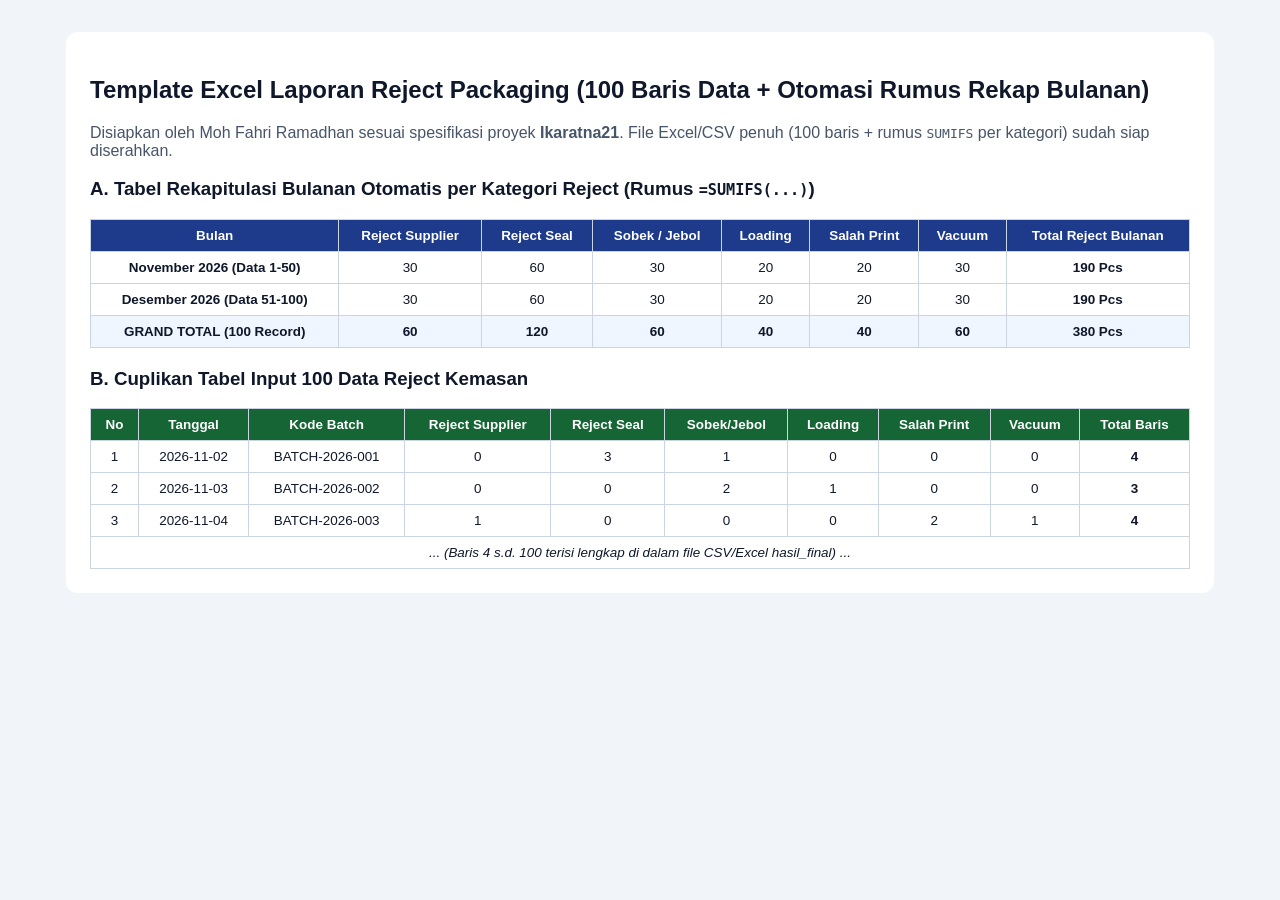
<file: demos/template_reject_packaging_preview.html>
<!DOCTYPE html>
<html lang="id">
<head>
    <meta charset="UTF-8">
    <title>Preview Template Excel 100 Data Reject Packaging + Rekap Bulanan</title>
    <style>
        body { font-family: 'Segoe UI', sans-serif; background: #f1f5f9; padding: 24px; color: #0f172a; }
        .wrap { max-width: 1100px; margin: 0 auto; background: #fff; padding: 24px; border-radius: 12px; }
        table { width: 100%; border-collapse: collapse; font-size: 0.84rem; margin-top: 12px; }
        th, td { border: 1px solid #cbd5e1; padding: 8px 10px; text-align: center; }
        th { background: #166534; color: #fff; }
        .rekap th { background: #1e3a8a; }
    </style>
</head>
<body>
    <div class="wrap">
        <h2>Template Excel Laporan Reject Packaging (100 Baris Data + Otomasi Rumus Rekap Bulanan)</h2>
        <p style="color:#475569;margin-top:4px;">Disiapkan oleh Moh Fahri Ramadhan sesuai spesifikasi proyek <strong>Ikaratna21</strong>. File Excel/CSV penuh (100 baris + rumus <code>SUMIFS</code> per kategori) sudah siap diserahkan.</p>

        <h3 style="margin-top:18px;">A. Tabel Rekapitulasi Bulanan Otomatis per Kategori Reject (Rumus <code>=SUMIFS(...)</code>)</h3>
        <table class="rekap">
            <thead>
                <tr>
                    <th>Bulan</th>
                    <th>Reject Supplier</th>
                    <th>Reject Seal</th>
                    <th>Sobek / Jebol</th>
                    <th>Loading</th>
                    <th>Salah Print</th>
                    <th>Vacuum</th>
                    <th>Total Reject Bulanan</th>
                </tr>
            </thead>
            <tbody>
                <tr><td><strong>November 2026 (Data 1-50)</strong></td><td>30</td><td>60</td><td>30</td><td>20</td><td>20</td><td>30</td><td><strong>190 Pcs</strong></td></tr>
                <tr><td><strong>Desember 2026 (Data 51-100)</strong></td><td>30</td><td>60</td><td>30</td><td>20</td><td>20</td><td>30</td><td><strong>190 Pcs</strong></td></tr>
                <tr style="background:#eff6ff;font-weight:700;"><td>GRAND TOTAL (100 Record)</td><td>60</td><td>120</td><td>60</td><td>40</td><td>40</td><td>60</td><td>380 Pcs</td></tr>
            </tbody>
        </table>

        <h3 style="margin-top:20px;">B. Cuplikan Tabel Input 100 Data Reject Kemasan</h3>
        <table>
            <thead>
                <tr>
                    <th>No</th><th>Tanggal</th><th>Kode Batch</th><th>Reject Supplier</th><th>Reject Seal</th><th>Sobek/Jebol</th><th>Loading</th><th>Salah Print</th><th>Vacuum</th><th>Total Baris</th>
                </tr>
            </thead>
            <tbody>
                <tr><td>1</td><td>2026-11-02</td><td>BATCH-2026-001</td><td>0</td><td>3</td><td>1</td><td>0</td><td>0</td><td>0</td><td><strong>4</strong></td></tr>
                <tr><td>2</td><td>2026-11-03</td><td>BATCH-2026-002</td><td>0</td><td>0</td><td>2</td><td>1</td><td>0</td><td>0</td><td><strong>3</strong></td></tr>
                <tr><td>3</td><td>2026-11-04</td><td>BATCH-2026-003</td><td>1</td><td>0</td><td>0</td><td>0</td><td>2</td><td>1</td><td><strong>4</strong></td></tr>
                <tr><td colspan="10"><em>... (Baris 4 s.d. 100 terisi lengkap di dalam file CSV/Excel hasil_final) ...</em></td></tr>
            </tbody>
        </table>
    </div>
</body>
</html>
</file>
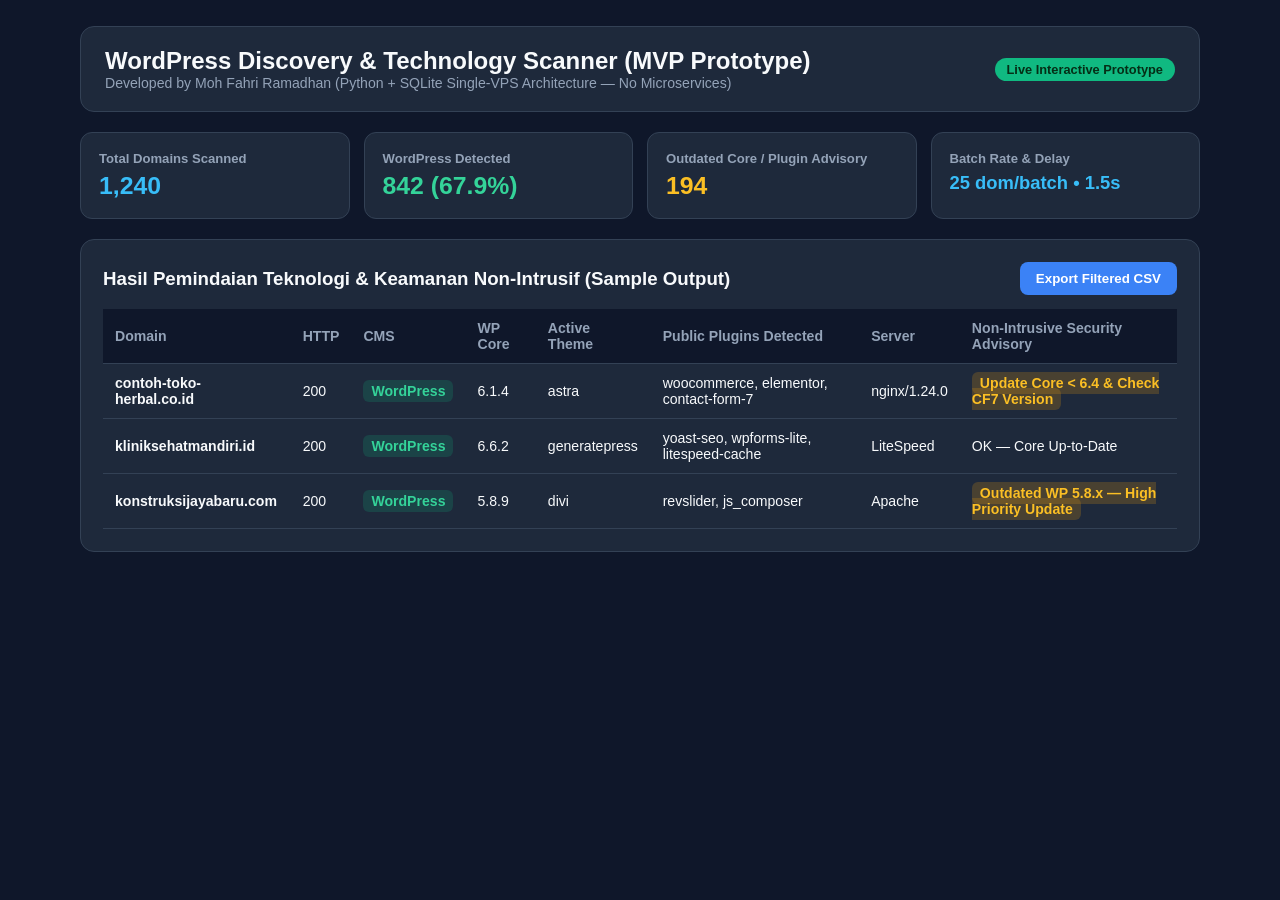
<file: demos/wp_scanner_dashboard.html>
<!DOCTYPE html>
<html lang="id">
<head>
    <meta charset="UTF-8">
    <meta name="viewport" content="width=device-width, initial-scale=1.0">
    <title>MVP Demo: WordPress Discovery & Technology Scanner — Moh Fahri Ramadhan</title>
    <style>
        * { box-sizing: border-box; margin: 0; padding: 0; font-family: 'Segoe UI', Inter, sans-serif; }
        body { background: #0f172a; color: #f8fafc; padding: 26px; }
        .wrap { max-width: 1120px; margin: 0 auto; }
        .top-bar { display: flex; justify-content: space-between; align-items: center; background: #1e293b; padding: 20px 24px; border-radius: 14px; margin-bottom: 20px; border: 1px solid #334155; }
        .badge { background: #10b981; color: #052e16; padding: 4px 12px; border-radius: 99px; font-weight: 700; font-size: 0.8rem; }
        .grid-stats { display: grid; grid-template-columns: repeat(4, 1fr); gap: 14px; margin-bottom: 20px; }
        .stat-box { background: #1e293b; padding: 18px; border-radius: 12px; border: 1px solid #334155; }
        .stat-box h4 { color: #94a3b8; font-size: 0.82rem; margin-bottom: 6px; }
        .stat-box .num { font-size: 1.55rem; font-weight: 800; color: #38bdf8; }
        .card { background: #1e293b; padding: 22px; border-radius: 14px; border: 1px solid #334155; margin-bottom: 20px; }
        table { width: 100%; border-collapse: collapse; margin-top: 14px; font-size: 0.88rem; }
        th, td { padding: 11px 12px; text-align: left; border-bottom: 1px solid #334155; }
        th { color: #94a3b8; background: #0f172a; }
        .tag-wp { background: rgba(16,185,129,0.18); color: #34d399; padding: 3px 8px; border-radius: 6px; font-weight: 600; }
        .tag-warn { background: rgba(245,158,11,0.2); color: #fbbf24; padding: 3px 8px; border-radius: 6px; font-weight: 600; }
        .btn { background: #3b82f6; color: #fff; border: none; padding: 9px 16px; border-radius: 8px; font-weight: 600; cursor: pointer; }
    </style>
</head>
<body>
    <div class="wrap">
        <div class="top-bar">
            <div>
                <h2>WordPress Discovery & Technology Scanner (MVP Prototype)</h2>
                <p style="color:#94a3b8;font-size:0.88rem;">Developed by Moh Fahri Ramadhan (Python + SQLite Single-VPS Architecture — No Microservices)</p>
            </div>
            <span class="badge">Live Interactive Prototype</span>
        </div>

        <div class="grid-stats">
            <div class="stat-box"><h4>Total Domains Scanned</h4><div class="num">1,240</div></div>
            <div class="stat-box"><h4>WordPress Detected</h4><div class="num" style="color:#34d399;">842 (67.9%)</div></div>
            <div class="stat-box"><h4>Outdated Core / Plugin Advisory</h4><div class="num" style="color:#fbbf24;">194</div></div>
            <div class="stat-box"><h4>Batch Rate & Delay</h4><div class="num" style="font-size:1.15rem;">25 dom/batch • 1.5s</div></div>
        </div>

        <div class="card">
            <div style="display:flex;justify-content:space-between;align-items:center;">
                <h3>Hasil Pemindaian Teknologi & Keamanan Non-Intrusif (Sample Output)</h3>
                <button class="btn" onclick="alert('File CSV siap diunduh dari endpoint /export-csv pada aplikasi Python!')">Export Filtered CSV</button>
            </div>
            <table>
                <thead>
                    <tr>
                        <th>Domain</th>
                        <th>HTTP</th>
                        <th>CMS</th>
                        <th>WP Core</th>
                        <th>Active Theme</th>
                        <th>Public Plugins Detected</th>
                        <th>Server</th>
                        <th>Non-Intrusive Security Advisory</th>
                    </tr>
                </thead>
                <tbody>
                    <tr>
                        <td><strong>contoh-toko-herbal.co.id</strong></td>
                        <td>200</td>
                        <td><span class="tag-wp">WordPress</span></td>
                        <td>6.1.4</td>
                        <td>astra</td>
                        <td>woocommerce, elementor, contact-form-7</td>
                        <td>nginx/1.24.0</td>
                        <td><span class="tag-warn">Update Core < 6.4 & Check CF7 Version</span></td>
                    </tr>
                    <tr>
                        <td><strong>kliniksehatmandiri.id</strong></td>
                        <td>200</td>
                        <td><span class="tag-wp">WordPress</span></td>
                        <td>6.6.2</td>
                        <td>generatepress</td>
                        <td>yoast-seo, wpforms-lite, litespeed-cache</td>
                        <td>LiteSpeed</td>
                        <td>OK — Core Up-to-Date</td>
                    </tr>
                    <tr>
                        <td><strong>konstruksijayabaru.com</strong></td>
                        <td>200</td>
                        <td><span class="tag-wp">WordPress</span></td>
                        <td>5.8.9</td>
                        <td>divi</td>
                        <td>revslider, js_composer</td>
                        <td>Apache</td>
                        <td><span class="tag-warn">Outdated WP 5.8.x — High Priority Update</span></td>
                    </tr>
                </tbody>
            </table>
        </div>
    </div>
</body>
</html>
</file>
<file: style.css>
* {
    margin: 0;
    padding: 0;
    box-sizing: border-box;
    font-family: 'Inter', -apple-system, BlinkMacSystemFont, sans-serif;
}

body {
    background-color: #06080f;
    color: #e2e8f0;
    display: flex;
    flex-direction: column;
    align-items: center;
    min-height: 100vh;
    line-height: 1.65;
    overflow-x: hidden;
}

body::before {
    content: "";
    position: fixed;
    top: 0;
    left: 0;
    width: 100%;
    height: 100%;
    background: radial-gradient(circle at 50% 0%, #1e293b 0%, #06080f 75%);
    z-index: -1;
}

.header-banner {
    width: 100%;
    height: 240px;
    background: linear-gradient(135deg, #0f172a 0%, #1e1b4b 55%, #0f172a 100%);
    border-bottom: 1px solid rgba(255, 255, 255, 0.08);
    position: relative;
}

.container {
    width: 92%;
    max-width: 760px;
    margin-top: -115px;
    padding-bottom: 70px;
    z-index: 1;
}

.profile-card {
    text-align: center;
    background: rgba(15, 20, 32, 0.82);
    backdrop-filter: blur(18px);
    padding: 36px 28px;
    border-radius: 26px;
    border: 1px solid rgba(255, 255, 255, 0.12);
    box-shadow: 0 24px 48px rgba(0, 0, 0, 0.65);
    margin-bottom: 24px;
}

.status-pill {
    display: inline-flex;
    align-items: center;
    gap: 8px;
    background: rgba(16, 185, 129, 0.12);
    border: 1px solid rgba(16, 185, 129, 0.35);
    color: #34d399;
    font-size: 0.78rem;
    font-weight: 600;
    padding: 5px 14px;
    border-radius: 999px;
    margin-bottom: 18px;
}

.status-pill .dot {
    width: 8px;
    height: 8px;
    background: #10b981;
    border-radius: 50%;
    box-shadow: 0 0 8px #10b981;
}

.profile-img {
    width: 148px;
    height: 148px;
    border-radius: 28%;
    border: 3px solid #6366f1;
    object-fit: cover;
    display: block;
    margin: 0 auto 16px auto;
    box-shadow: 0 12px 28px rgba(99, 102, 241, 0.28);
    transition: transform 0.35s ease;
}

.profile-card:hover .profile-img {
    transform: scale(1.04);
}

h1 {
    font-size: 2.1rem;
    font-weight: 800;
    letter-spacing: -0.5px;
    background: linear-gradient(to right, #ffffff, #cbd5e1);
    -webkit-background-clip: text;
    -webkit-text-fill-color: transparent;
    margin-bottom: 6px;
}

.tagline {
    color: #818cf8;
    font-weight: 600;
    font-size: 0.9rem;
    letter-spacing: 0.6px;
    margin-bottom: 6px;
}

.location-text {
    color: #94a3b8;
    font-size: 0.82rem;
    margin-bottom: 20px;
}

.quick-stats {
    display: grid;
    grid-template-columns: repeat(3, 1fr);
    gap: 12px;
    border-top: 1px solid rgba(255, 255, 255, 0.08);
    padding-top: 18px;
    margin-top: 10px;
}

.stat-item {
    display: flex;
    flex-direction: column;
}

.stat-num {
    font-size: 1.25rem;
    font-weight: 800;
    color: #f8fafc;
}

.stat-label {
    font-size: 0.76rem;
    color: #94a3b8;
}

.content-section {
    background: rgba(17, 24, 39, 0.65);
    backdrop-filter: blur(12px);
    padding: 28px;
    border-radius: 22px;
    margin-bottom: 18px;
    border: 1px solid rgba(255, 255, 255, 0.07);
}

h3 {
    font-size: 1.05rem;
    color: #818cf8;
    margin-bottom: 16px;
    display: flex;
    align-items: center;
    gap: 10px;
    border-bottom: 1px solid rgba(255, 255, 255, 0.06);
    padding-bottom: 10px;
}

p {
    color: #cbd5e1;
    font-size: 0.94rem;
    line-height: 1.75;
}

.service-cards {
    display: grid;
    grid-template-columns: 1fr 1fr;
    gap: 14px;
}

.service-card {
    background: rgba(30, 41, 59, 0.45);
    border: 1px solid rgba(255, 255, 255, 0.06);
    padding: 16px;
    border-radius: 14px;
}

.service-card h4 {
    color: #f1f5f9;
    font-size: 0.92rem;
    margin-bottom: 8px;
    display: flex;
    align-items: center;
    gap: 8px;
}

.service-card h4 i {
    color: #6366f1;
}

.service-card p {
    font-size: 0.84rem;
    color: #94a3b8;
    line-height: 1.6;
}

.project-item {
    background: rgba(30, 41, 59, 0.38);
    border: 1px solid rgba(255, 255, 255, 0.06);
    padding: 18px;
    border-radius: 15px;
    margin-bottom: 14px;
}

.project-item:last-child {
    margin-bottom: 0;
}

.project-header {
    display: flex;
    justify-content: space-between;
    align-items: flex-start;
    flex-wrap: wrap;
    gap: 8px;
    margin-bottom: 8px;
}

.project-header h4 {
    color: #f8fafc;
    font-size: 0.96rem;
}

.project-tag {
    background: rgba(99, 102, 241, 0.15);
    color: #a5b4fc;
    font-size: 0.74rem;
    padding: 3px 10px;
    border-radius: 6px;
    font-weight: 600;
}

.project-item p {
    font-size: 0.87rem;
    color: #94a3b8;
}

.skills-grid {
    display: flex;
    flex-wrap: wrap;
    gap: 9px;
}

.skill-badge {
    background: rgba(99, 102, 241, 0.12);
    border: 1px solid rgba(99, 102, 241, 0.25);
    padding: 7px 14px;
    border-radius: 10px;
    font-size: 0.81rem;
    color: #c7d2fe;
    font-weight: 500;
}

.contact-grid {
    display: grid;
    grid-template-columns: 1fr 1fr;
    gap: 12px;
}

.contact-btn {
    text-decoration: none;
    color: white;
    font-size: 0.88rem;
    padding: 14px;
    border-radius: 14px;
    display: flex;
    align-items: center;
    justify-content: center;
    gap: 10px;
    font-weight: 600;
    transition: all 0.25s ease;
}

.wa { background: #059669; }
.mail { background: #4f46e5; }
.github { background: #1e293b; border: 1px solid rgba(255,255,255,0.12); }
.ig { background: #18181b; border: 1px solid rgba(255,255,255,0.12); }

.contact-btn:hover {
    transform: translateY(-2px);
    filter: brightness(1.15);
}

@media (max-width: 600px) {
    .service-cards, .contact-grid {
        grid-template-columns: 1fr;
    }
}
</file>
